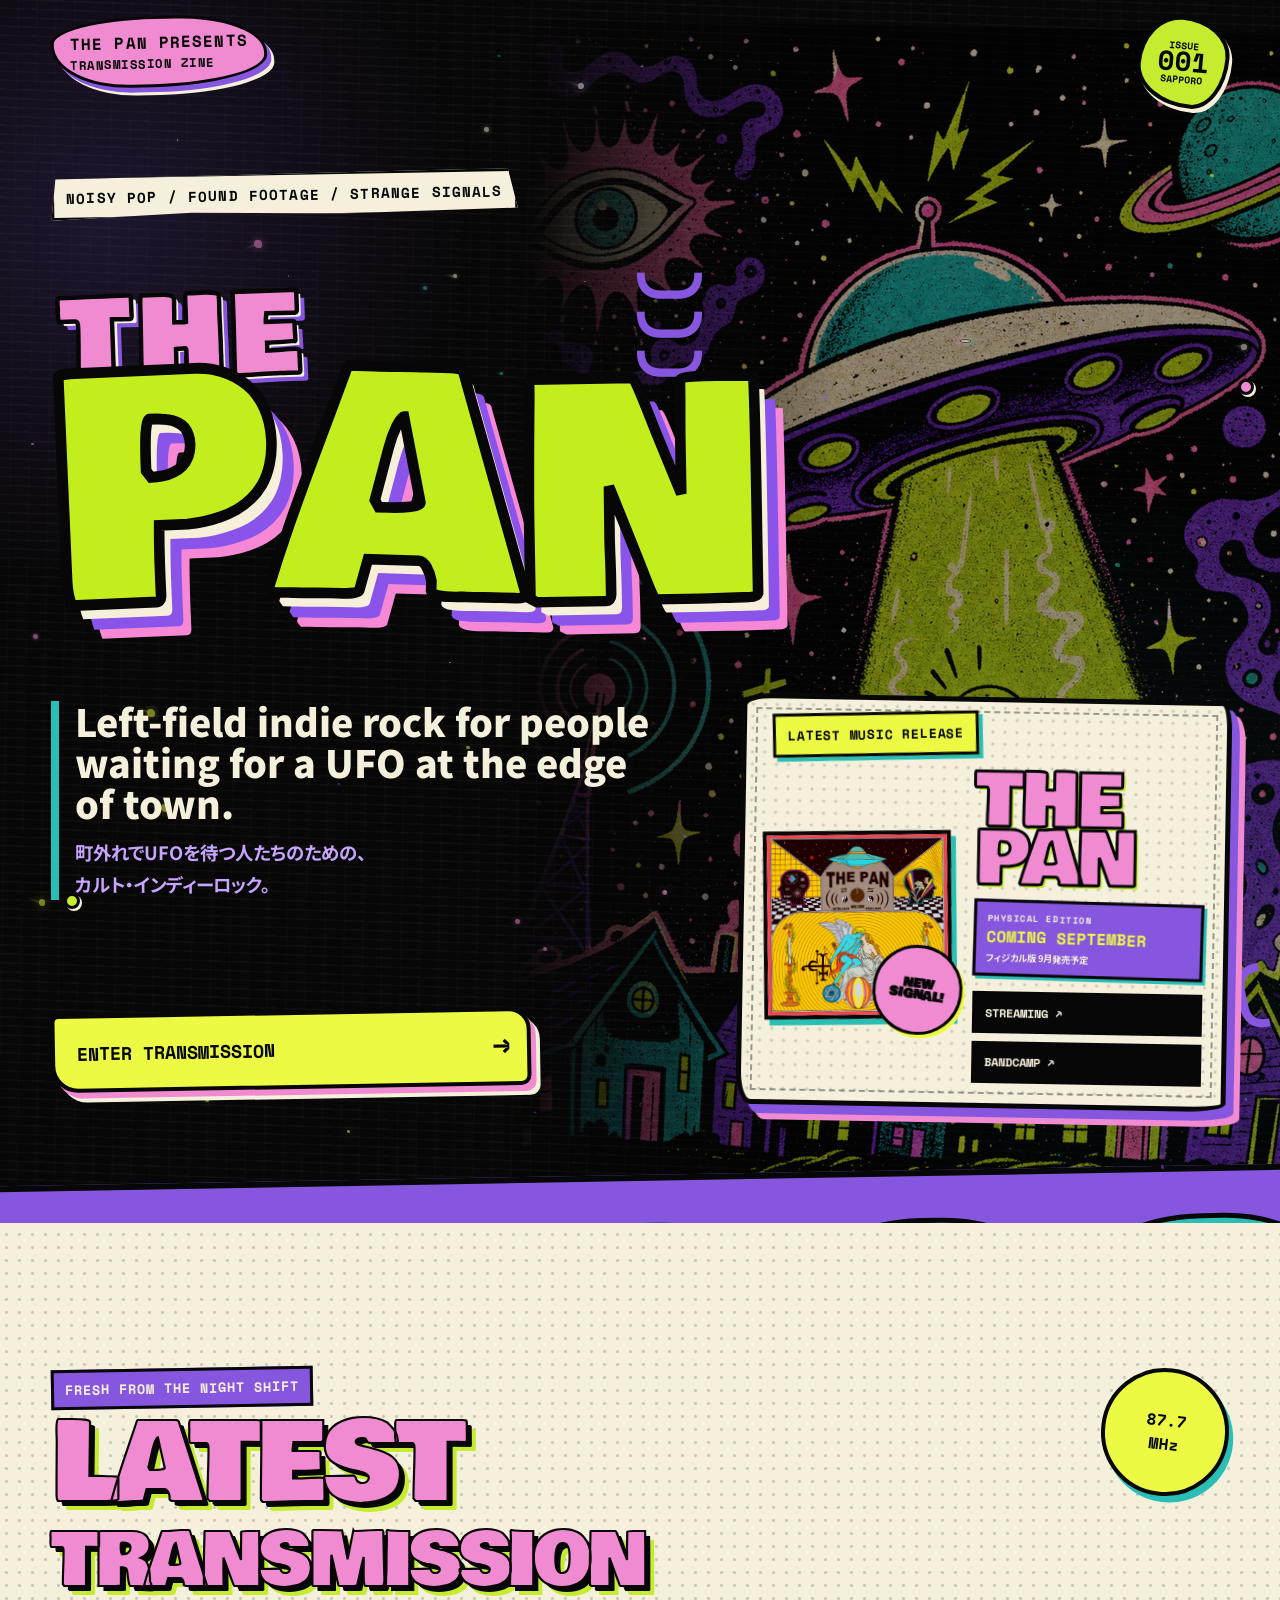
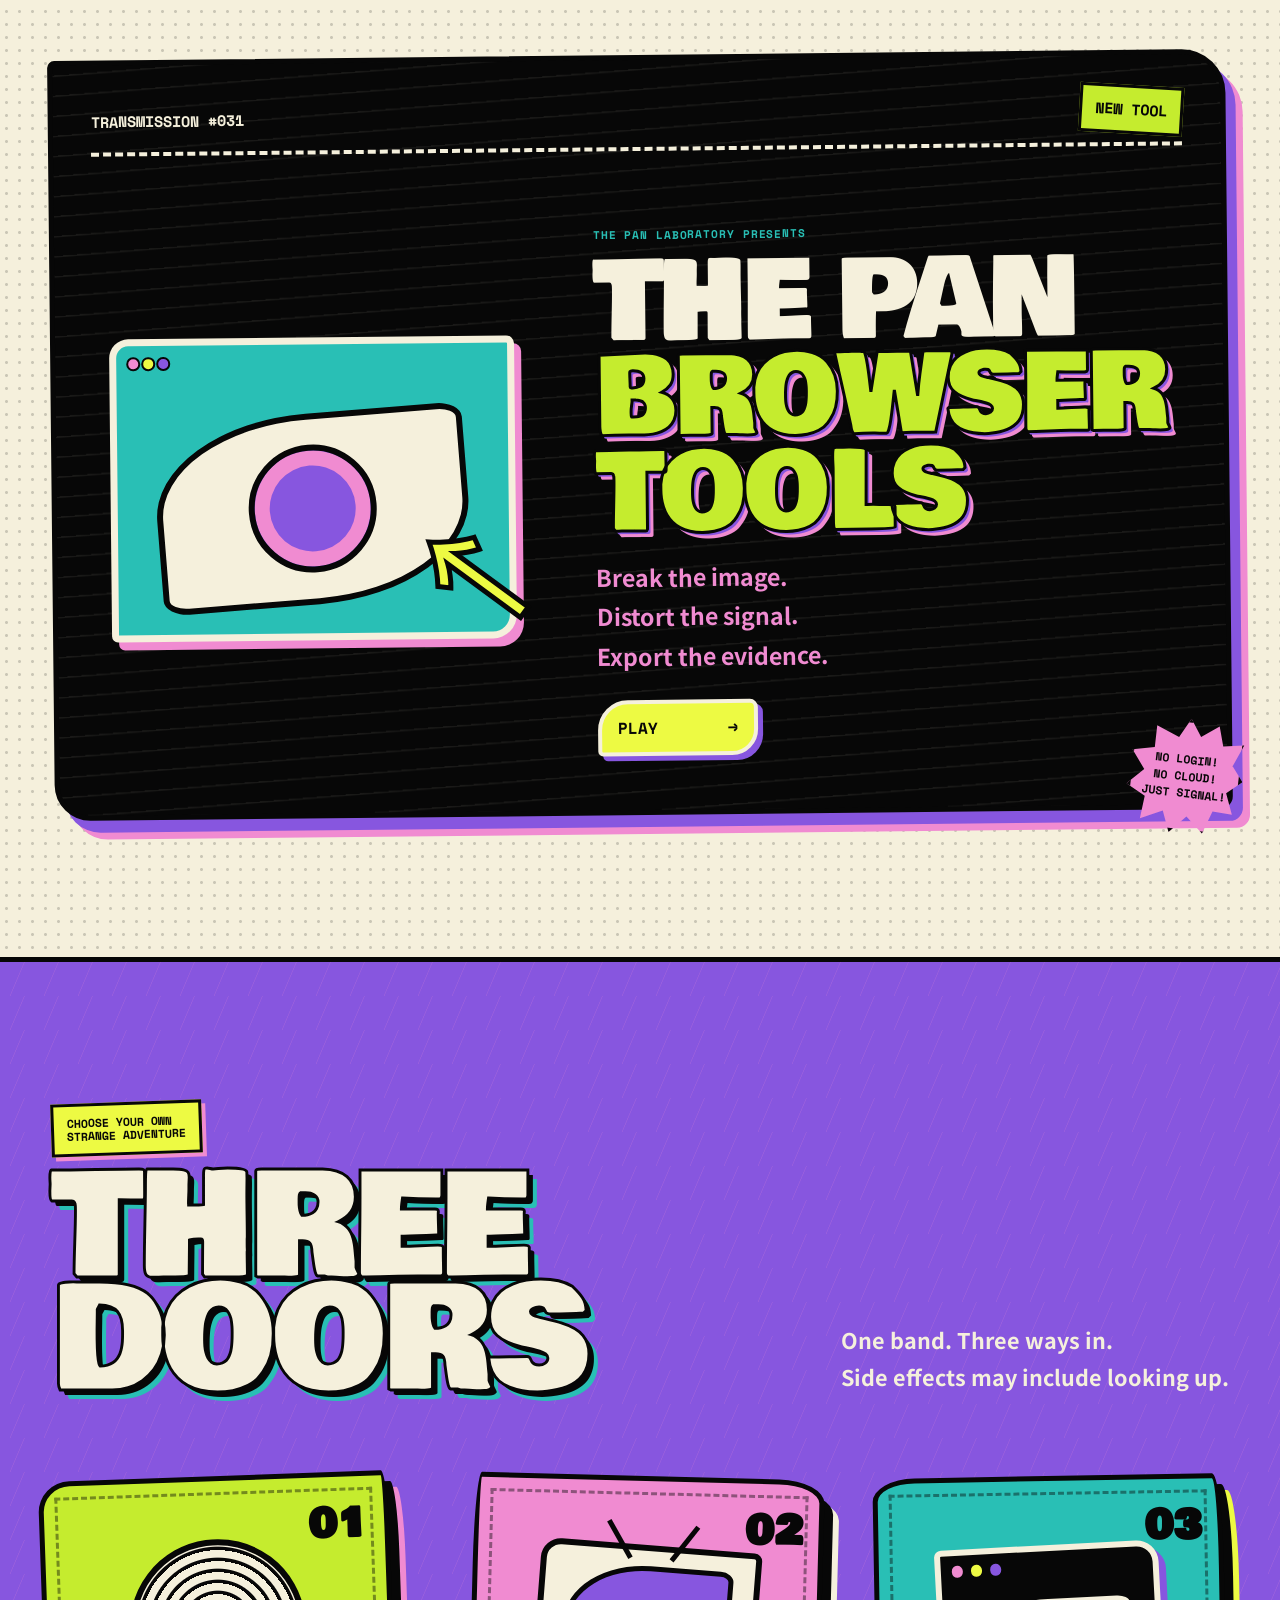
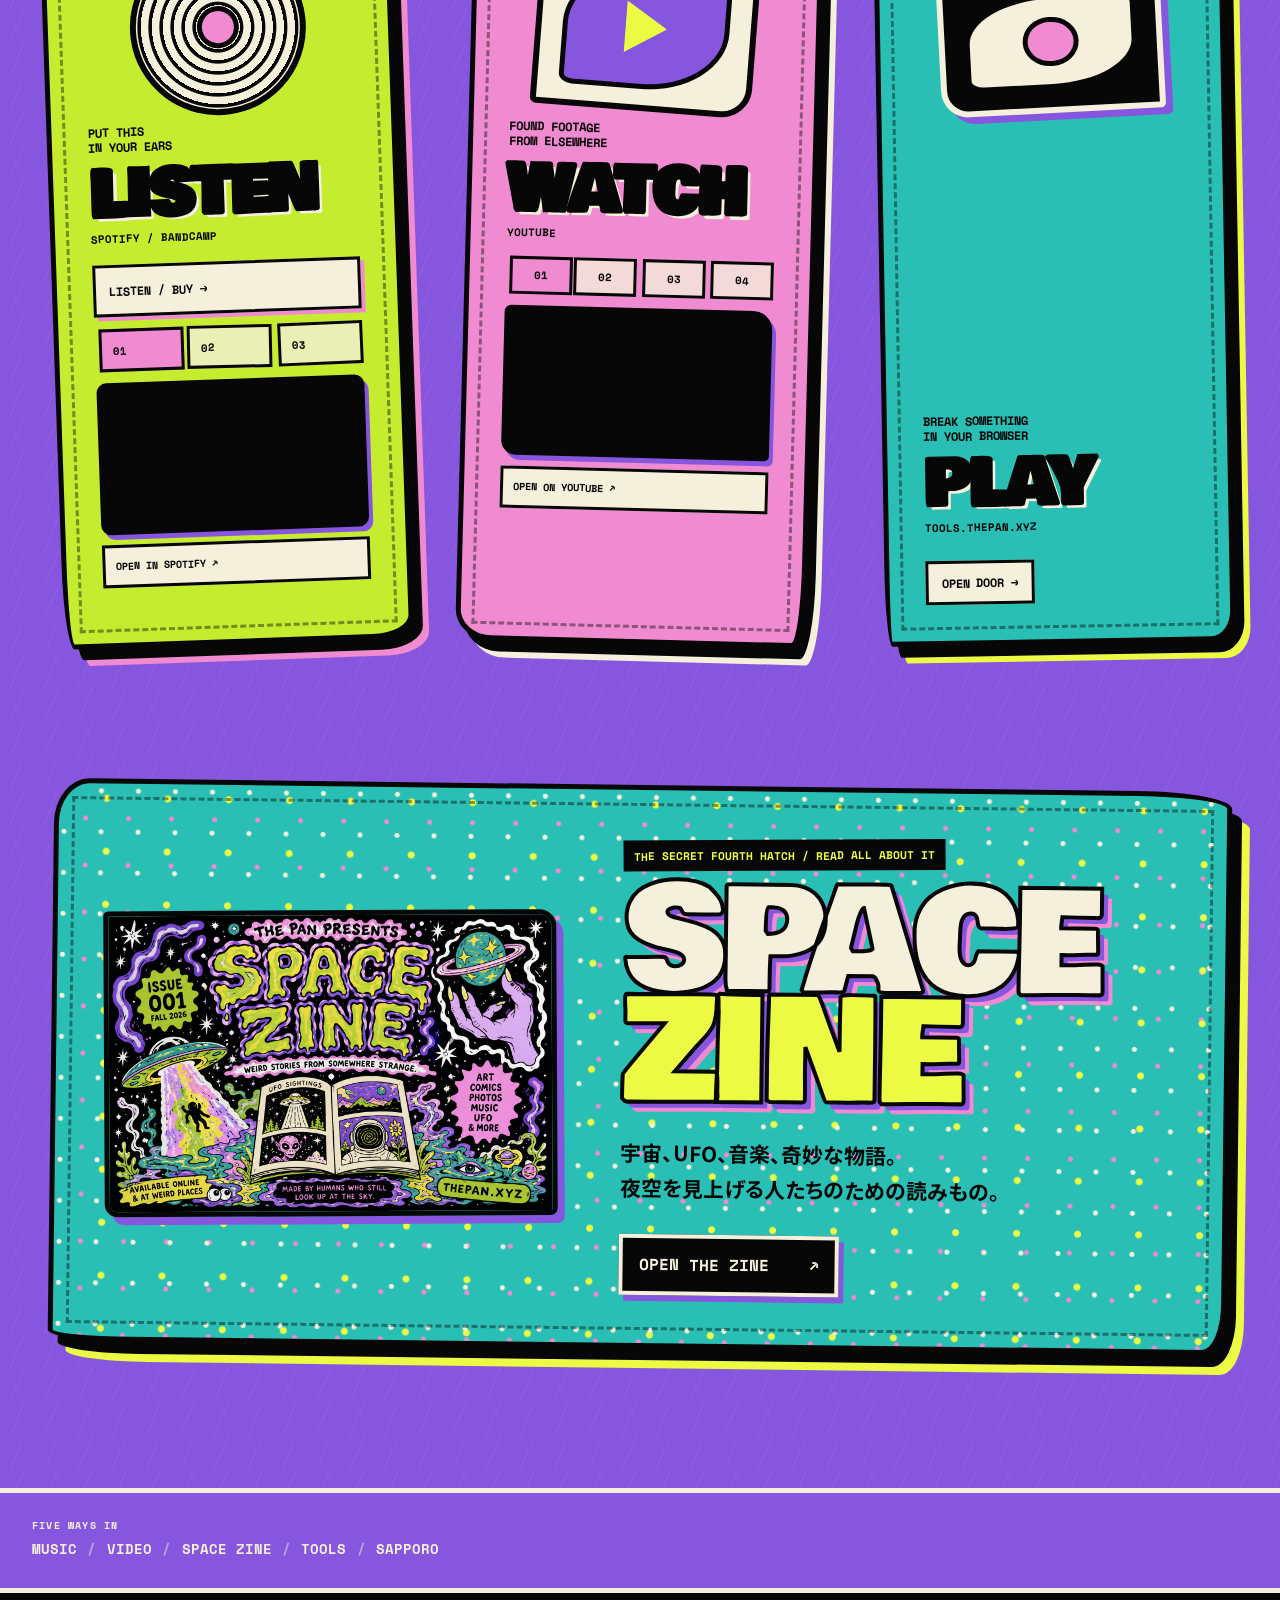
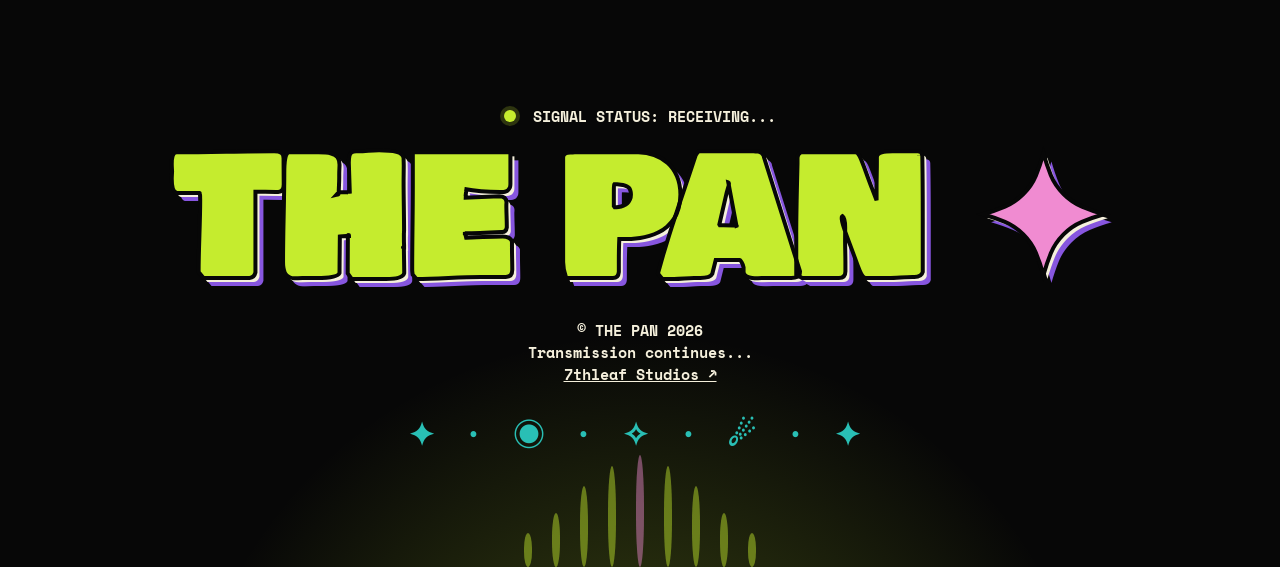
<file: index.html>
<!doctype html>
<html lang="en">
<head>
  <meta charset="utf-8">
  <meta name="viewport" content="width=device-width, initial-scale=1">
  <meta name="theme-color" content="#080808">
  <meta name="robots" content="index, follow">
  <meta name="description" content="THE PAN — left-field indie rock, moving images, and strange browser tools from Sapporo, Japan.">
  <link rel="canonical" href="https://thepan.xyz/">
  <meta property="og:type" content="website">
  <meta property="og:title" content="THE PAN — Waiting for a UFO">
  <meta property="og:description" content="Left-field indie rock for people waiting for a UFO at the edge of town.">
  <meta property="og:url" content="https://thepan.xyz/">
  <meta property="og:image" content="https://thepan.xyz/assets/space-zine-cover.png">
  <meta name="twitter:card" content="summary_large_image">
  <title>THE PAN — Sapporo Left-Field Indie Rock / PFNFA</title>
  <link rel="icon" href="data:image/svg+xml,%3Csvg xmlns='http://www.w3.org/2000/svg' viewBox='0 0 64 64'%3E%3Crect width='64' height='64' rx='14' fill='%23070707'/%3E%3Cpath d='M14 35C8 20 18 8 32 8s24 12 18 27C45 49 37 56 32 56s-13-7-18-21Z' fill='%23c5ec2e' stroke='%23f5f0dc' stroke-width='4'/%3E%3Cellipse cx='24' cy='31' rx='7' ry='4' fill='%23070707' transform='rotate(20 24 31)'/%3E%3Cellipse cx='40' cy='31' rx='7' ry='4' fill='%23070707' transform='rotate(-20 40 31)'/%3E%3C/svg%3E">
  <link rel="preconnect" href="https://fonts.googleapis.com">
  <link rel="preconnect" href="https://fonts.gstatic.com" crossorigin>
  <link href="https://fonts.googleapis.com/css2?family=Bowlby+One+SC&family=Noto+Sans+JP:wght@500;700;900&family=Space+Mono:wght@400;700&display=swap" rel="stylesheet">
  <script type="application/ld+json">
  {"@context":"https://schema.org","@graph":[
    {"@type":"WebSite","name":"THE PAN","url":"https://thepan.xyz/","description":"Left-field indie rock, moving images, and strange browser tools from Sapporo, Japan.","creator":{"@id":"https://pampasfields.com/#artist"}},
    {"@type":"CreativeWork","name":"THE PAN","url":"https://thepan.xyz/","creator":{"@id":"https://pampasfields.com/#artist"},"about":["indie rock","found footage","UFO culture","browser tools"],"sameAs":["https://pampasfields.bandcamp.com/album/the-pan-four-landscapes"]},
    {"@type":"MusicGroup","@id":"https://pampasfields.com/#artist","name":"Pampas Fields Noise Found art","alternateName":"PFNFA","url":"https://pampasfields.com/","foundingLocation":{"@type":"Place","name":"Sapporo, Hokkaido, Japan"}}
  ]}
  </script>
  <link rel="stylesheet" href="styles-v2.css">
  <script src="script.js" defer></script>
</head>
<body>
  <a class="skip-link" href="#main">Skip to transmission</a>

  <main id="main">
    <section class="hero" aria-labelledby="hero-title">
      <div class="paper-noise" aria-hidden="true"></div>
      <img class="hero-zine-backdrop" src="assets/the-pan-ufo-zine-hero.png" alt="" aria-hidden="true">
      <div class="star-field" data-hero-stars aria-hidden="true">
        <i class="orb orb-a"></i>
        <i class="orb orb-b"></i>
        <i class="signal signal-a">)))</i>
        <i class="signal signal-b">(((</i>
      </div>

      <header class="masthead">
        <a class="mini-brand" href="#main" aria-label="THE PAN home">
          <span>THE PAN PRESENTS</span>
          <strong>TRANSMISSION ZINE</strong>
        </a>
        <div class="issue-sticker" aria-label="Issue 001">
          <small>ISSUE</small>
          <b>001</b>
          <span>SAPPORO</span>
        </div>
      </header>

      <div class="hero-grid">
        <div class="hero-copy">
          <p class="eyebrow cutout">NOISY POP / FOUND FOOTAGE / STRANGE SIGNALS</p>
          <h1 id="hero-title" aria-label="THE PAN">
            <span class="title-the">THE</span>
            <span class="title-pan">
              <i>P</i><i>A</i><i>N</i>
            </span>
          </h1>
          <div class="hero-taglines">
            <p class="tagline-en">Left-field indie rock for people waiting for a UFO at the edge of town.</p>
            <p class="tagline-ja" lang="ja">町外れでUFOを待つ人たちのための、<br>カルト・インディーロック。</p>
          </div>
          <a class="transmission-button" href="#transmission">
            <span>ENTER TRANSMISSION</span>
            <b aria-hidden="true">→</b>
          </a>
        </div>

        <article class="hero-art hero-release-card" aria-label="Latest music release: THE PAN">
          <p class="hero-release-label">LATEST MUSIC RELEASE</p>
          <div class="hero-release-body">
            <div class="hero-release-art">
              <img src="assets/the-pan-subscription.png" alt="THE PAN album artwork">
              <span>NEW<br>SIGNAL!</span>
            </div>
            <div class="hero-release-copy">
              <h2>THE PAN</h2>
              <p class="hero-physical">
                <strong>PHYSICAL EDITION</strong>
                <span>COMING SEPTEMBER</span>
                <small lang="ja">フィジカル版 9月発売予定</small>
              </p>
              <div class="hero-release-links">
                <a href="https://linkco.re/c00M4tcQ" target="_blank" rel="noopener">STREAMING ↗</a>
                <a href="https://pampasfields.bandcamp.com/" target="_blank" rel="noopener">BANDCAMP ↗</a>
              </div>
            </div>
          </div>
        </article>
      </div>

      <div class="liquid-edge" aria-hidden="true">
        <span></span><span></span><span></span><span></span><span></span>
      </div>
    </section>

    <section id="transmission" class="latest reveal" aria-labelledby="latest-title">
      <div class="section-heading">
        <p>FRESH FROM THE NIGHT SHIFT</p>
        <h2 id="latest-title">LATEST<br><span class="transmission-word">TRANSMISSION</span></h2>
        <span class="frequency">87.7<br>MHz</span>
      </div>

      <article class="transmission-card">
        <div class="card-meta">
          <span>TRANSMISSION #031</span>
          <strong>NEW TOOL</strong>
        </div>
        <div class="card-content">
          <div class="browser-glyph" aria-hidden="true">
            <div class="glyph-window">
              <i></i><i></i><i></i>
              <span class="glyph-eye"><b></b></span>
            </div>
            <span class="cursor-arrow">↖</span>
          </div>
          <div class="card-copy">
            <p class="tiny-label">THE PAN LABORATORY PRESENTS</p>
            <h3>THE PAN<br><em>BROWSER TOOLS</em></h3>
            <p>Break the image.<br>Distort the signal.<br>Export the evidence.</p>
            <a href="https://tools.thepan.xyz/" target="_blank" rel="noopener">
              PLAY <span aria-hidden="true">→</span>
            </a>
          </div>
        </div>
        <p class="comic-note">NO LOGIN!<br>NO CLOUD!<br>JUST SIGNAL!</p>
      </article>
    </section>

    <section class="doors reveal" aria-labelledby="doors-title">
      <div class="doors-intro">
        <span>CHOOSE YOUR OWN<br>STRANGE ADVENTURE</span>
        <h2 id="doors-title">THREE<br>DOORS</h2>
        <p>One band. Three ways in.<br>Side effects may include looking up.</p>
      </div>

      <div class="door-grid">
        <article class="door door-listen">
          <span class="door-number">01</span>
          <div class="record-icon" aria-hidden="true"><i></i></div>
          <p>PUT THIS<br>IN YOUR EARS</p>
          <h3>LISTEN</h3>
          <small>SPOTIFY / BANDCAMP</small>
          <div class="listen-links" aria-label="Listen to THE PAN">
            <a class="door-action" href="https://linkco.re/c00M4tcQ" target="_blank" rel="noopener">LISTEN / BUY →</a>
            <div class="inline-player" data-embed-group>
              <div class="playlist-links" aria-label="Choose a Spotify playlist">
                <button class="is-active" type="button" aria-pressed="true" data-player-src="https://open.spotify.com/embed/playlist/0qGXPQCdrx0PCKbvY0scDv?utm_source=generator&amp;theme=0" data-player-title="THE PAN Spotify playlist 01" data-player-external="https://open.spotify.com/playlist/0qGXPQCdrx0PCKbvY0scDv"><span>PLAYLIST</span> 01</button>
                <button type="button" aria-pressed="false" data-player-src="https://open.spotify.com/embed/playlist/58UnHd9GOxwaOnBS2xbVgl?utm_source=generator&amp;theme=0" data-player-title="THE PAN Spotify playlist 02" data-player-external="https://open.spotify.com/playlist/58UnHd9GOxwaOnBS2xbVgl"><span>PLAYLIST</span> 02</button>
                <button type="button" aria-pressed="false" data-player-src="https://open.spotify.com/embed/playlist/634mzIz7MJlbLMeFuHqjuZ?utm_source=generator&amp;theme=0" data-player-title="THE PAN Spotify playlist 03" data-player-external="https://open.spotify.com/playlist/634mzIz7MJlbLMeFuHqjuZ"><span>PLAYLIST</span> 03</button>
              </div>
              <iframe class="spotify-embed" data-player-frame title="THE PAN Spotify playlist 01" src="https://open.spotify.com/embed/playlist/0qGXPQCdrx0PCKbvY0scDv?utm_source=generator&amp;theme=0" loading="lazy" allow="autoplay; clipboard-write; encrypted-media; fullscreen; picture-in-picture"></iframe>
              <a class="player-external" data-player-external-link href="https://open.spotify.com/playlist/0qGXPQCdrx0PCKbvY0scDv" target="_blank" rel="noopener">OPEN IN SPOTIFY ↗</a>
            </div>
          </div>
        </article>

        <article class="door door-watch">
          <span class="door-number">02</span>
          <div class="tv-icon" aria-hidden="true">
            <i></i><b></b>
          </div>
          <p>FOUND FOOTAGE<br>FROM ELSEWHERE</p>
          <h3>WATCH</h3>
          <small>YOUTUBE</small>
          <div class="inline-player watch-player" data-embed-group>
            <div class="watch-choices" aria-label="Choose a video">
              <button class="is-active" type="button" aria-pressed="true" data-player-src="https://www.youtube-nocookie.com/embed/SyL3JaAK7i8?rel=0" data-player-title="THE PAN video chapter 01" data-player-external="https://youtu.be/SyL3JaAK7i8">01</button>
              <button type="button" aria-pressed="false" data-player-src="https://www.youtube-nocookie.com/embed/ycGe8IiSw8I?rel=0" data-player-title="THE PAN video chapter 02" data-player-external="https://youtu.be/ycGe8IiSw8I">02</button>
              <button type="button" aria-pressed="false" data-player-src="https://www.youtube-nocookie.com/embed/chnqMhYl0W4?rel=0" data-player-title="THE PAN video chapter 03" data-player-external="https://youtu.be/chnqMhYl0W4">03</button>
              <button type="button" aria-pressed="false" data-player-src="https://www.youtube-nocookie.com/embed/1vRoQPvQcUY?rel=0" data-player-title="THE PAN video chapter 04" data-player-external="https://youtu.be/1vRoQPvQcUY">04</button>
            </div>
            <div class="youtube-frame">
              <iframe data-player-frame title="THE PAN video chapter 01" src="https://www.youtube-nocookie.com/embed/SyL3JaAK7i8?rel=0" loading="lazy" allow="accelerometer; autoplay; clipboard-write; encrypted-media; gyroscope; picture-in-picture; web-share" allowfullscreen></iframe>
            </div>
            <a class="player-external" data-player-external-link href="https://youtu.be/SyL3JaAK7i8" target="_blank" rel="noopener">OPEN ON YOUTUBE ↗</a>
          </div>
        </article>

        <a class="door door-play" href="https://tools.thepan.xyz/" target="_blank" rel="noopener">
          <span class="door-number">03</span>
          <div class="browser-icon" aria-hidden="true">
            <span></span><i></i>
          </div>
          <p>BREAK SOMETHING<br>IN YOUR BROWSER</p>
          <h3>PLAY</h3>
          <small>TOOLS.THEPAN.XYZ</small>
          <b>OPEN DOOR →</b>
        </a>
      </div>

      <article class="space-zine-card">
        <div class="zine-visual">
          <img src="assets/space-zine-cover.png" alt="THE PAN presents SPACE ZINE — weird stories from somewhere strange">
        </div>
        <div class="zine-copy">
          <p>THE SECRET FOURTH HATCH / READ ALL ABOUT IT</p>
          <h2>SPACE<br><span>ZINE</span></h2>
          <p class="zine-description">宇宙、UFO、音楽、奇妙な物語。<br>夜空を見上げる人たちのための読みもの。</p>
          <a href="https://note.com/wonderland_oyaji" target="_blank" rel="noopener">
            OPEN THE ZINE <span aria-hidden="true">↗</span>
          </a>
        </div>
      </article>
    </section>
    <section class="signal-index reveal" aria-labelledby="signal-index-title">
      <div class="signal-index-inner">
        <h2 id="signal-index-title">FIVE WAYS IN</h2>
        <nav class="signal-index-links" aria-label="Explore THE PAN">
          <a href="/discover/the-pan-music/">MUSIC</a>
          <span aria-hidden="true">/</span>
          <a href="/discover/the-pan-videos/">VIDEO</a>
          <span aria-hidden="true">/</span>
          <a href="/discover/space-zine/">SPACE ZINE</a>
          <span aria-hidden="true">/</span>
          <a href="/discover/browser-tools/">TOOLS</a>
          <span aria-hidden="true">/</span>
          <a href="/discover/sapporo-psychedelic-indie/">SAPPORO</a>
        </nav>
      </div>
    </section>
  </main>

  <footer class="footer reveal">
    <div class="footer-signal" aria-hidden="true">
      <i></i><i></i><i></i><i></i><i></i><i></i><i></i><i></i><i></i>
    </div>
    <p><span class="status-dot"></span> SIGNAL STATUS: <strong>RECEIVING...</strong></p>
    <p class="footer-logo">THE PAN <span>✦</span></p>
    <p>© THE PAN <span data-year></span><br>Transmission continues...<br><a href="https://7thleaf.xyz/">7thleaf Studios ↗</a></p>
    <div class="footer-stars" aria-hidden="true">✦ · ◉ · ✧ · ☄ · ✦</div>
  </footer>
</body>
</html>
</file>
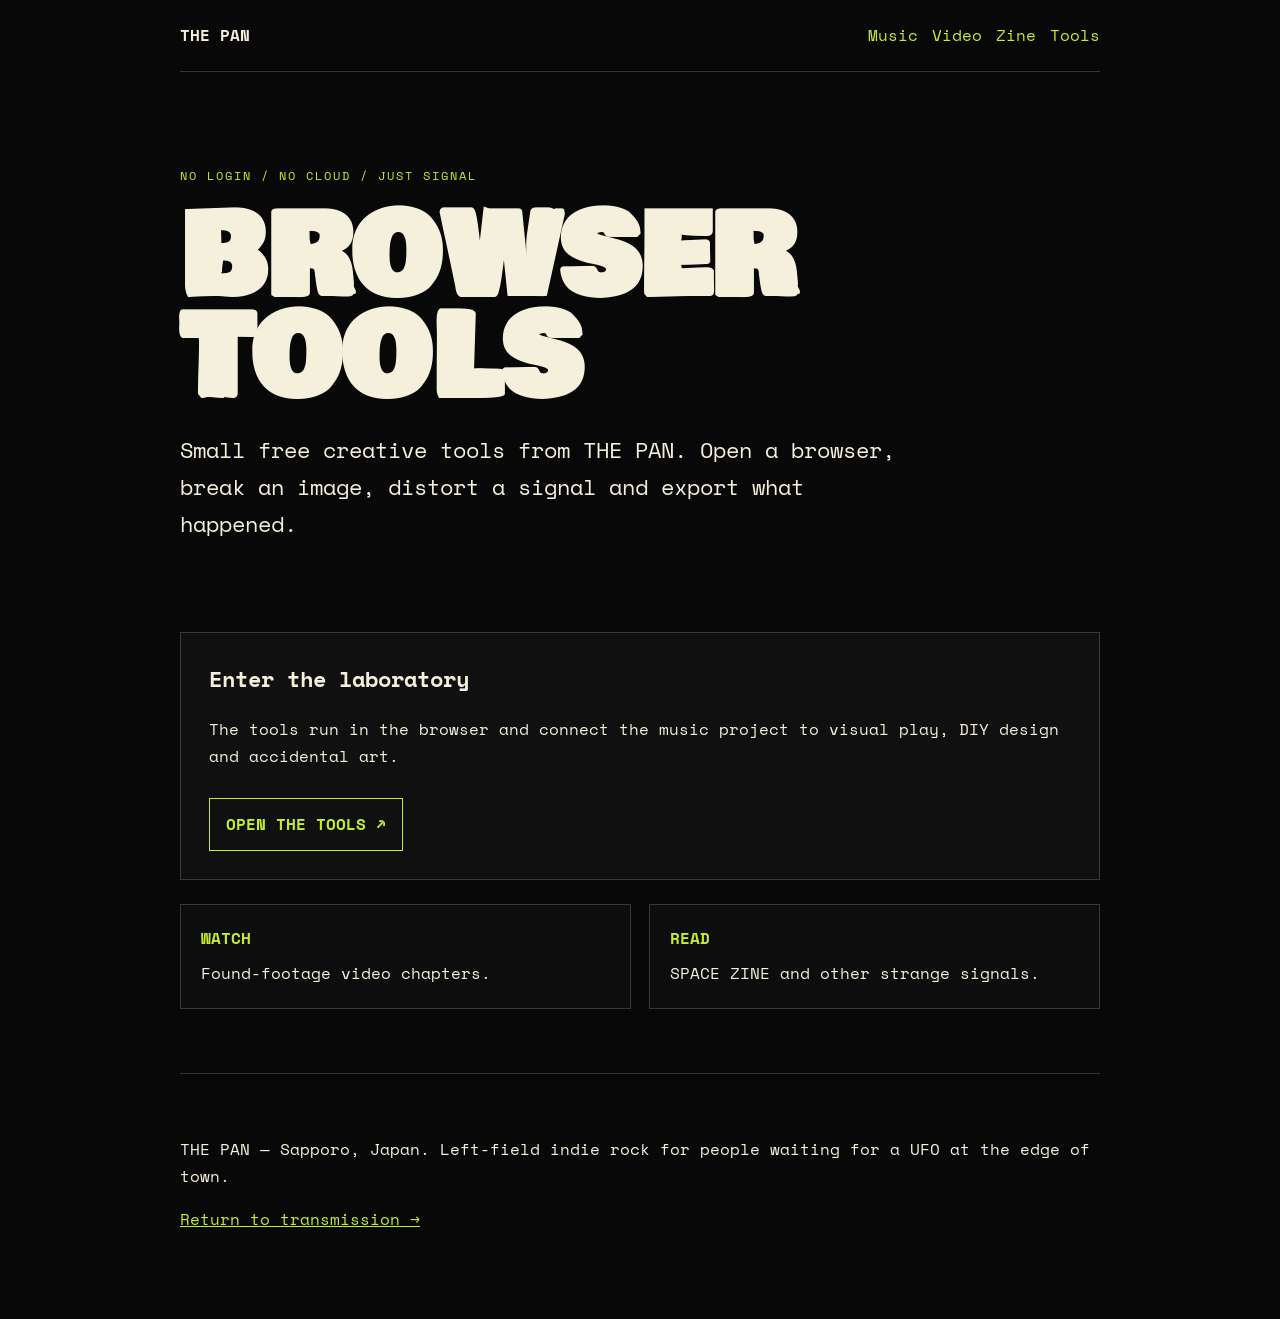
<file: discover/browser-tools/index.html>
<!doctype html>
<html lang="en"><head><meta charset="utf-8"><meta name="viewport" content="width=device-width,initial-scale=1">
<meta name="theme-color" content="#080808"><meta name="robots" content="index, follow">
<title>THE PAN Browser Tools — free creative tools</title><meta name="description" content="Free browser-based visual tools from THE PAN. Distort images, break signals and export the evidence without login or cloud storage."><link rel="canonical" href="https://thepan.xyz/discover/browser-tools/">
<meta property="og:type" content="website"><meta property="og:title" content="THE PAN Browser Tools — free creative tools"><meta property="og:description" content="Free browser-based visual tools from THE PAN. Distort images, break signals and export the evidence without login or cloud storage.">
<meta property="og:url" content="https://thepan.xyz/discover/browser-tools/"><meta property="og:image" content="https://thepan.xyz/assets/space-zine-cover.png"><meta name="twitter:card" content="summary_large_image">
<link rel="preconnect" href="https://fonts.googleapis.com"><link rel="preconnect" href="https://fonts.gstatic.com" crossorigin>
<link href="https://fonts.googleapis.com/css2?family=Bowlby+One+SC&family=Space+Mono:wght@400;700&display=swap" rel="stylesheet">
<link rel="stylesheet" href="/signal-pages.css"><script src="/script.js" defer></script></head><body><div class="wrap"><header class="top"><a class="brand" href="/">THE PAN</a><nav class="nav"><a href="/discover/the-pan-music/">Music</a><a href="/discover/the-pan-videos/">Video</a><a href="/discover/space-zine/">Zine</a><a href="/discover/browser-tools/">Tools</a></nav></header><main><section class="hero"><p class="eyebrow">NO LOGIN / NO CLOUD / JUST SIGNAL</p><h1>BROWSER<br>TOOLS</h1><p class="lede">Small free creative tools from THE PAN. Open a browser, break an image, distort a signal and export what happened.</p></section><section class="panel"><h2>Enter the laboratory</h2><p>The tools run in the browser and connect the music project to visual play, DIY design and accidental art.</p><a class="cta" href="https://tools.thepan.xyz/" target="_blank" rel="noopener">OPEN THE TOOLS ↗</a></section><section class="grid"><a class="card" href="/discover/the-pan-videos/"><b>WATCH</b>Found-footage video chapters.</a><a class="card" href="/discover/space-zine/"><b>READ</b>SPACE ZINE and other strange signals.</a></section></main><footer class="footer"><p>THE PAN — Sapporo, Japan. Left-field indie rock for people waiting for a UFO at the edge of town.</p><p><a href="/">Return to transmission →</a></p></footer></div></body></html>
</file>
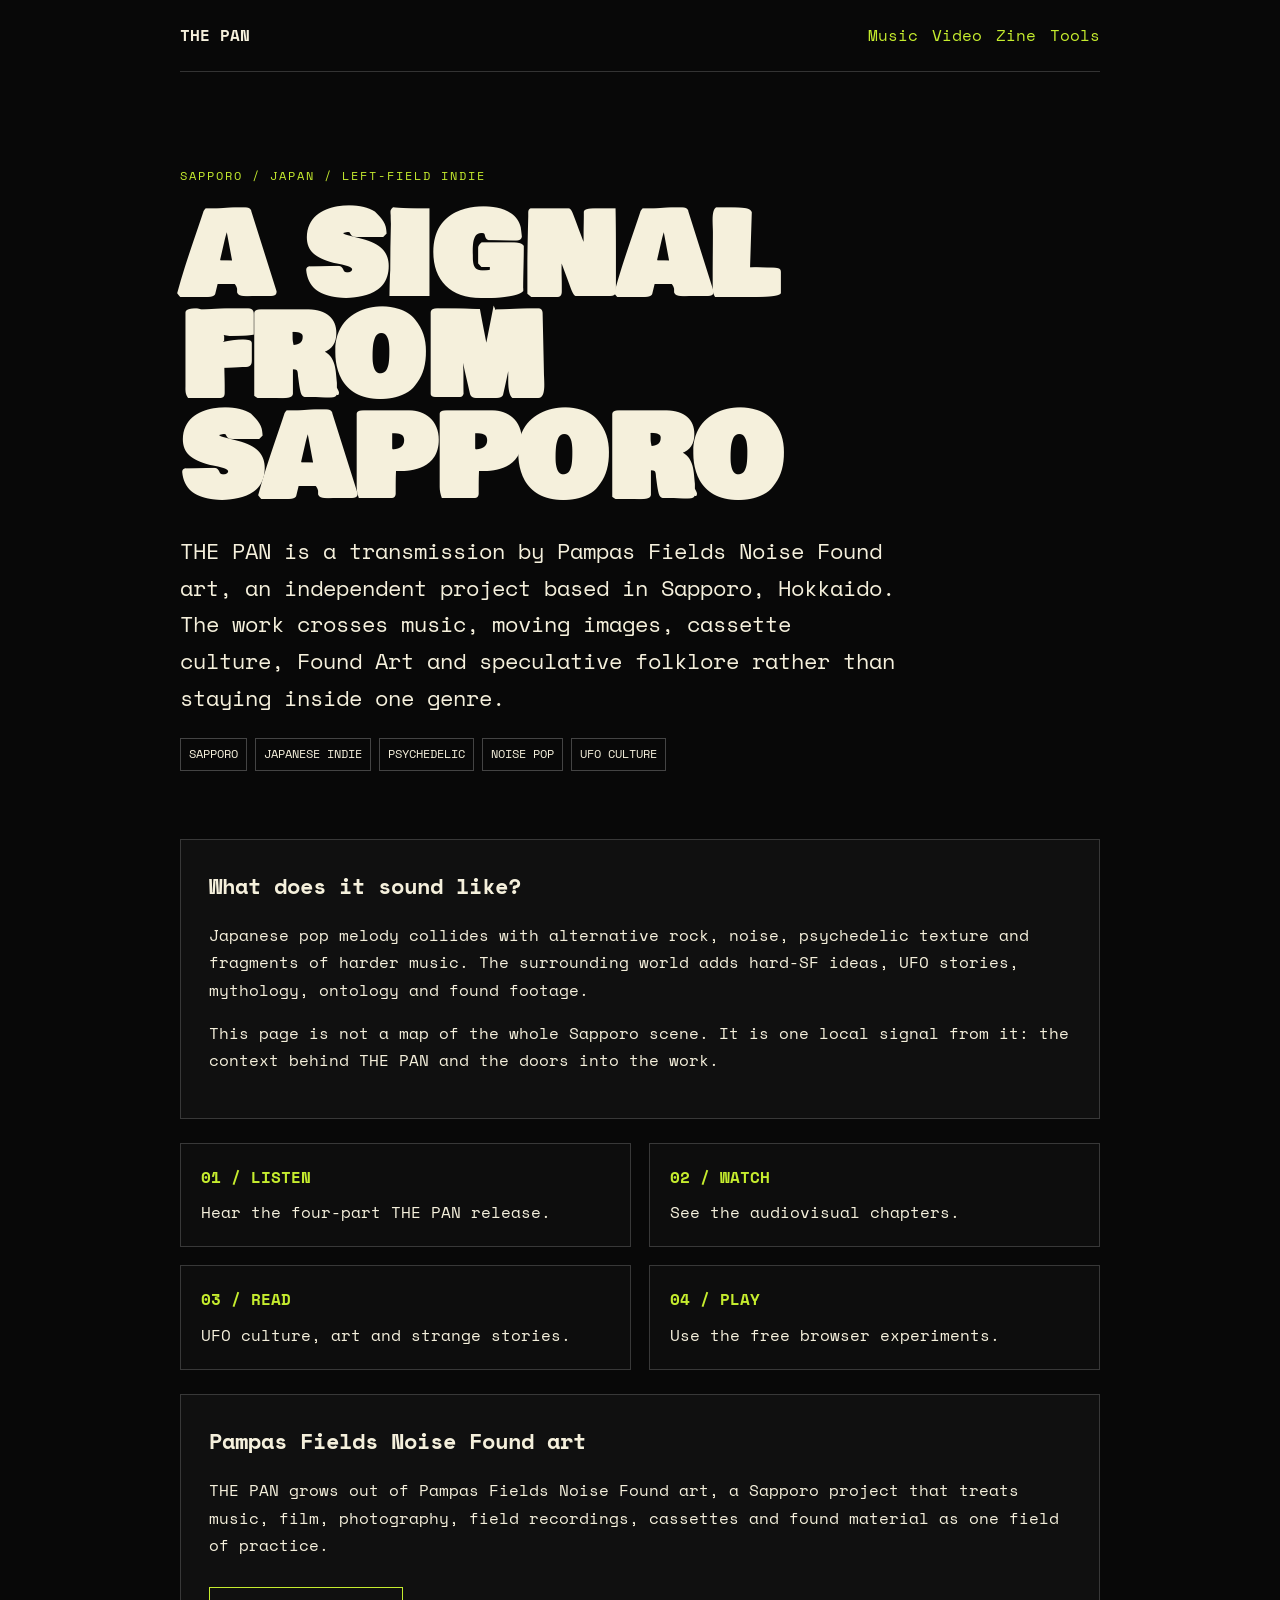
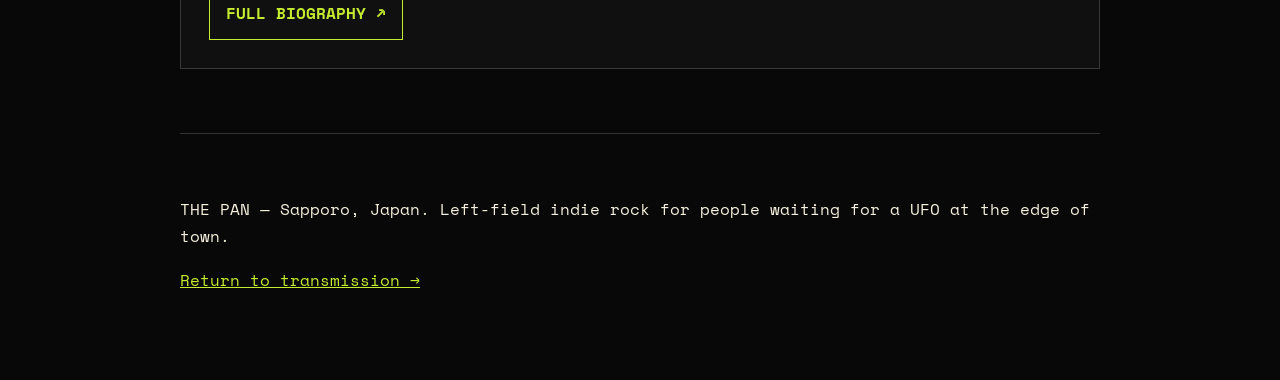
<file: discover/sapporo-psychedelic-indie/index.html>
<!doctype html>
<html lang="en"><head><meta charset="utf-8"><meta name="viewport" content="width=device-width,initial-scale=1">
<meta name="theme-color" content="#080808"><meta name="robots" content="index, follow">
<title>THE PAN from Sapporo — psychedelic indie rock, noise pop and UFO folklore</title><meta name="description" content="Meet THE PAN from Sapporo, Japan: a left-field indie project connecting noisy pop, psychedelic fiction, found footage, cassette culture and UFO folklore."><link rel="canonical" href="https://thepan.xyz/discover/sapporo-psychedelic-indie/">
<meta property="og:type" content="website"><meta property="og:title" content="THE PAN from Sapporo — psychedelic indie rock, noise pop and UFO folklore"><meta property="og:description" content="Meet THE PAN from Sapporo, Japan: a left-field indie project connecting noisy pop, psychedelic fiction, found footage, cassette culture and UFO folklore.">
<meta property="og:url" content="https://thepan.xyz/discover/sapporo-psychedelic-indie/"><meta property="og:image" content="https://thepan.xyz/assets/space-zine-cover.png"><meta name="twitter:card" content="summary_large_image">
<link rel="preconnect" href="https://fonts.googleapis.com"><link rel="preconnect" href="https://fonts.gstatic.com" crossorigin>
<link href="https://fonts.googleapis.com/css2?family=Bowlby+One+SC&family=Space+Mono:wght@400;700&display=swap" rel="stylesheet">
<link rel="stylesheet" href="/signal-pages.css"><script src="/script.js" defer></script></head><body><div class="wrap"><header class="top"><a class="brand" href="/">THE PAN</a><nav class="nav"><a href="/discover/the-pan-music/">Music</a><a href="/discover/the-pan-videos/">Video</a><a href="/discover/space-zine/">Zine</a><a href="/discover/browser-tools/">Tools</a></nav></header><main><section class="hero"><p class="eyebrow">SAPPORO / JAPAN / LEFT-FIELD INDIE</p><h1>A SIGNAL<br>FROM SAPPORO</h1><p class="lede">THE PAN is a transmission by Pampas Fields Noise Found art, an independent project based in Sapporo, Hokkaido. The work crosses music, moving images, cassette culture, Found Art and speculative folklore rather than staying inside one genre.</p><div class="chips"><span>SAPPORO</span><span>JAPANESE INDIE</span><span>PSYCHEDELIC</span><span>NOISE POP</span><span>UFO CULTURE</span></div></section><section class="panel"><h2>What does it sound like?</h2><p>Japanese pop melody collides with alternative rock, noise, psychedelic texture and fragments of harder music. The surrounding world adds hard-SF ideas, UFO stories, mythology, ontology and found footage.</p><p>This page is not a map of the whole Sapporo scene. It is one local signal from it: the context behind THE PAN and the doors into the work.</p></section><section class="grid"><a class="card" href="/discover/the-pan-music/"><b>01 / LISTEN</b>Hear the four-part THE PAN release.</a><a class="card" href="/discover/the-pan-videos/"><b>02 / WATCH</b>See the audiovisual chapters.</a><a class="card" href="/discover/space-zine/"><b>03 / READ</b>UFO culture, art and strange stories.</a><a class="card" href="/discover/browser-tools/"><b>04 / PLAY</b>Use the free browser experiments.</a></section><section class="panel"><h2>Pampas Fields Noise Found art</h2><p>THE PAN grows out of Pampas Fields Noise Found art, a Sapporo project that treats music, film, photography, field recordings, cassettes and found material as one field of practice.</p><a class="cta" href="https://pampasfields.com/biography/" target="_blank" rel="noopener">FULL BIOGRAPHY ↗</a></section></main><footer class="footer"><p>THE PAN — Sapporo, Japan. Left-field indie rock for people waiting for a UFO at the edge of town.</p><p><a href="/">Return to transmission →</a></p></footer></div></body></html>
</file>
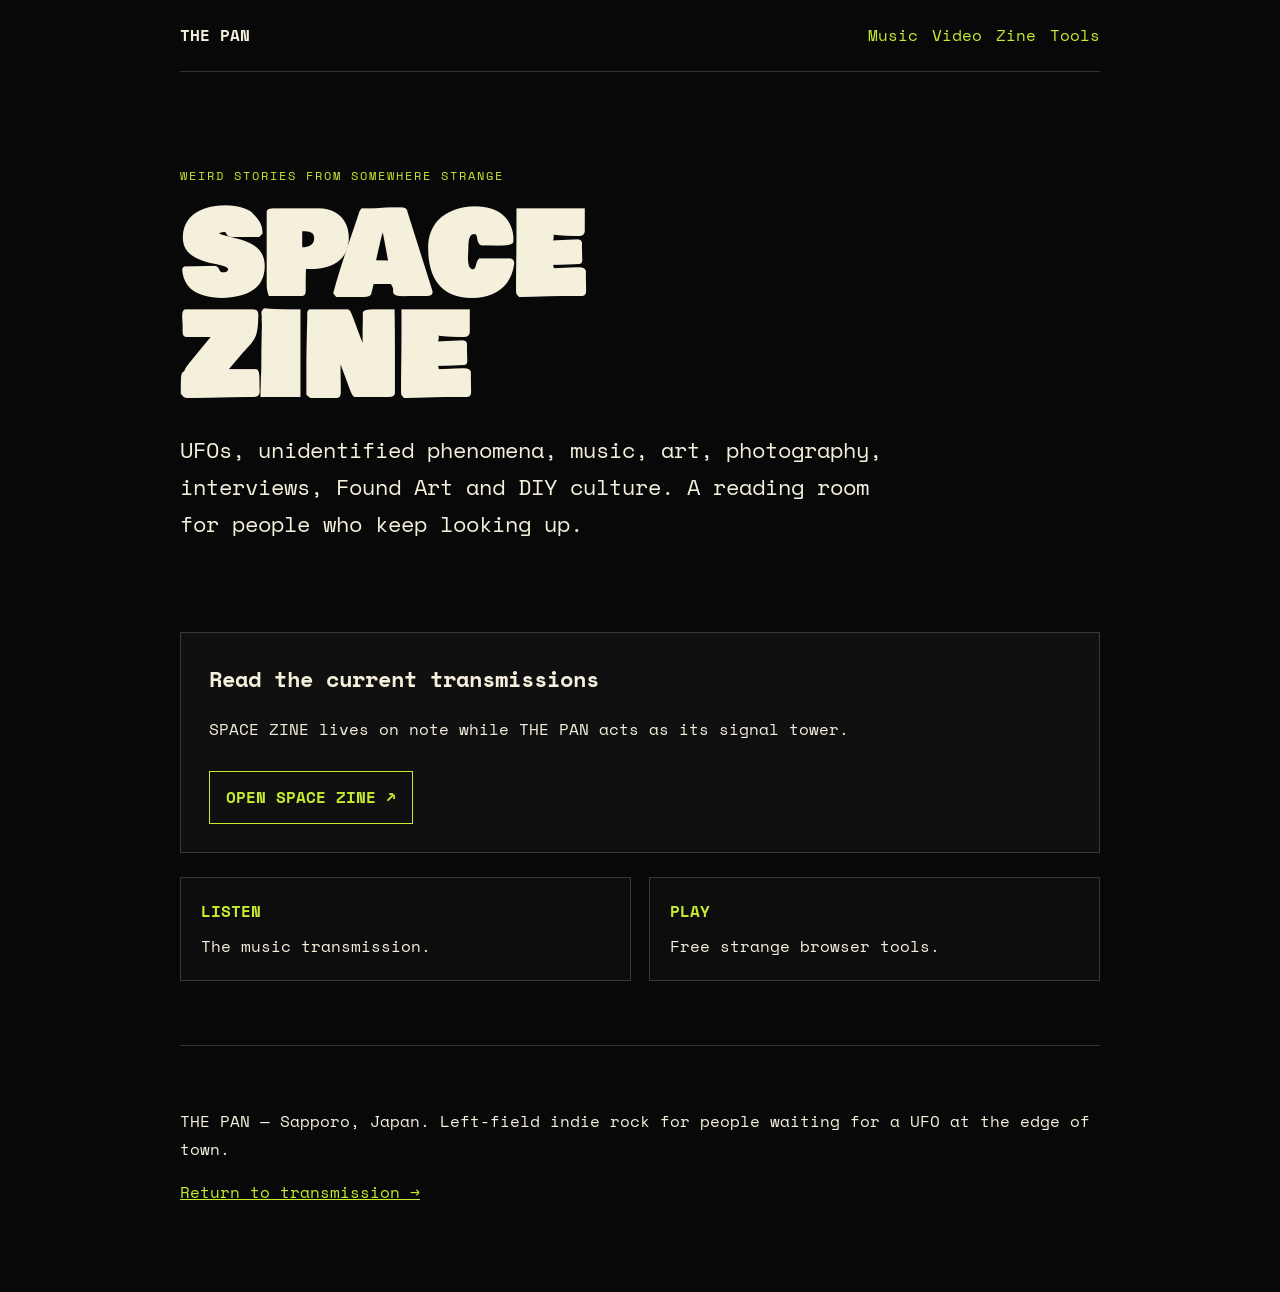
<file: discover/space-zine/index.html>
<!doctype html>
<html lang="en"><head><meta charset="utf-8"><meta name="viewport" content="width=device-width,initial-scale=1">
<meta name="theme-color" content="#080808"><meta name="robots" content="index, follow">
<title>SPACE ZINE by THE PAN — UFOs, music and weird stories</title><meta name="description" content="SPACE ZINE is THE PAN's reading room for UFO culture, music, art, photographs and weird stories from somewhere strange."><link rel="canonical" href="https://thepan.xyz/discover/space-zine/">
<meta property="og:type" content="website"><meta property="og:title" content="SPACE ZINE by THE PAN — UFOs, music and weird stories"><meta property="og:description" content="SPACE ZINE is THE PAN's reading room for UFO culture, music, art, photographs and weird stories from somewhere strange.">
<meta property="og:url" content="https://thepan.xyz/discover/space-zine/"><meta property="og:image" content="https://thepan.xyz/assets/space-zine-cover.png"><meta name="twitter:card" content="summary_large_image">
<link rel="preconnect" href="https://fonts.googleapis.com"><link rel="preconnect" href="https://fonts.gstatic.com" crossorigin>
<link href="https://fonts.googleapis.com/css2?family=Bowlby+One+SC&family=Space+Mono:wght@400;700&display=swap" rel="stylesheet">
<link rel="stylesheet" href="/signal-pages.css"><script src="/script.js" defer></script></head><body><div class="wrap"><header class="top"><a class="brand" href="/">THE PAN</a><nav class="nav"><a href="/discover/the-pan-music/">Music</a><a href="/discover/the-pan-videos/">Video</a><a href="/discover/space-zine/">Zine</a><a href="/discover/browser-tools/">Tools</a></nav></header><main><section class="hero"><p class="eyebrow">WEIRD STORIES FROM SOMEWHERE STRANGE</p><h1>SPACE<br>ZINE</h1><p class="lede">UFOs, unidentified phenomena, music, art, photography, interviews, Found Art and DIY culture. A reading room for people who keep looking up.</p></section><section class="panel"><h2>Read the current transmissions</h2><p>SPACE ZINE lives on note while THE PAN acts as its signal tower.</p><a class="cta" href="https://note.com/wonderland_oyaji" target="_blank" rel="noopener">OPEN SPACE ZINE ↗</a></section><section class="grid"><a class="card" href="/discover/the-pan-music/"><b>LISTEN</b>The music transmission.</a><a class="card" href="/discover/browser-tools/"><b>PLAY</b>Free strange browser tools.</a></section></main><footer class="footer"><p>THE PAN — Sapporo, Japan. Left-field indie rock for people waiting for a UFO at the edge of town.</p><p><a href="/">Return to transmission →</a></p></footer></div></body></html>
</file>
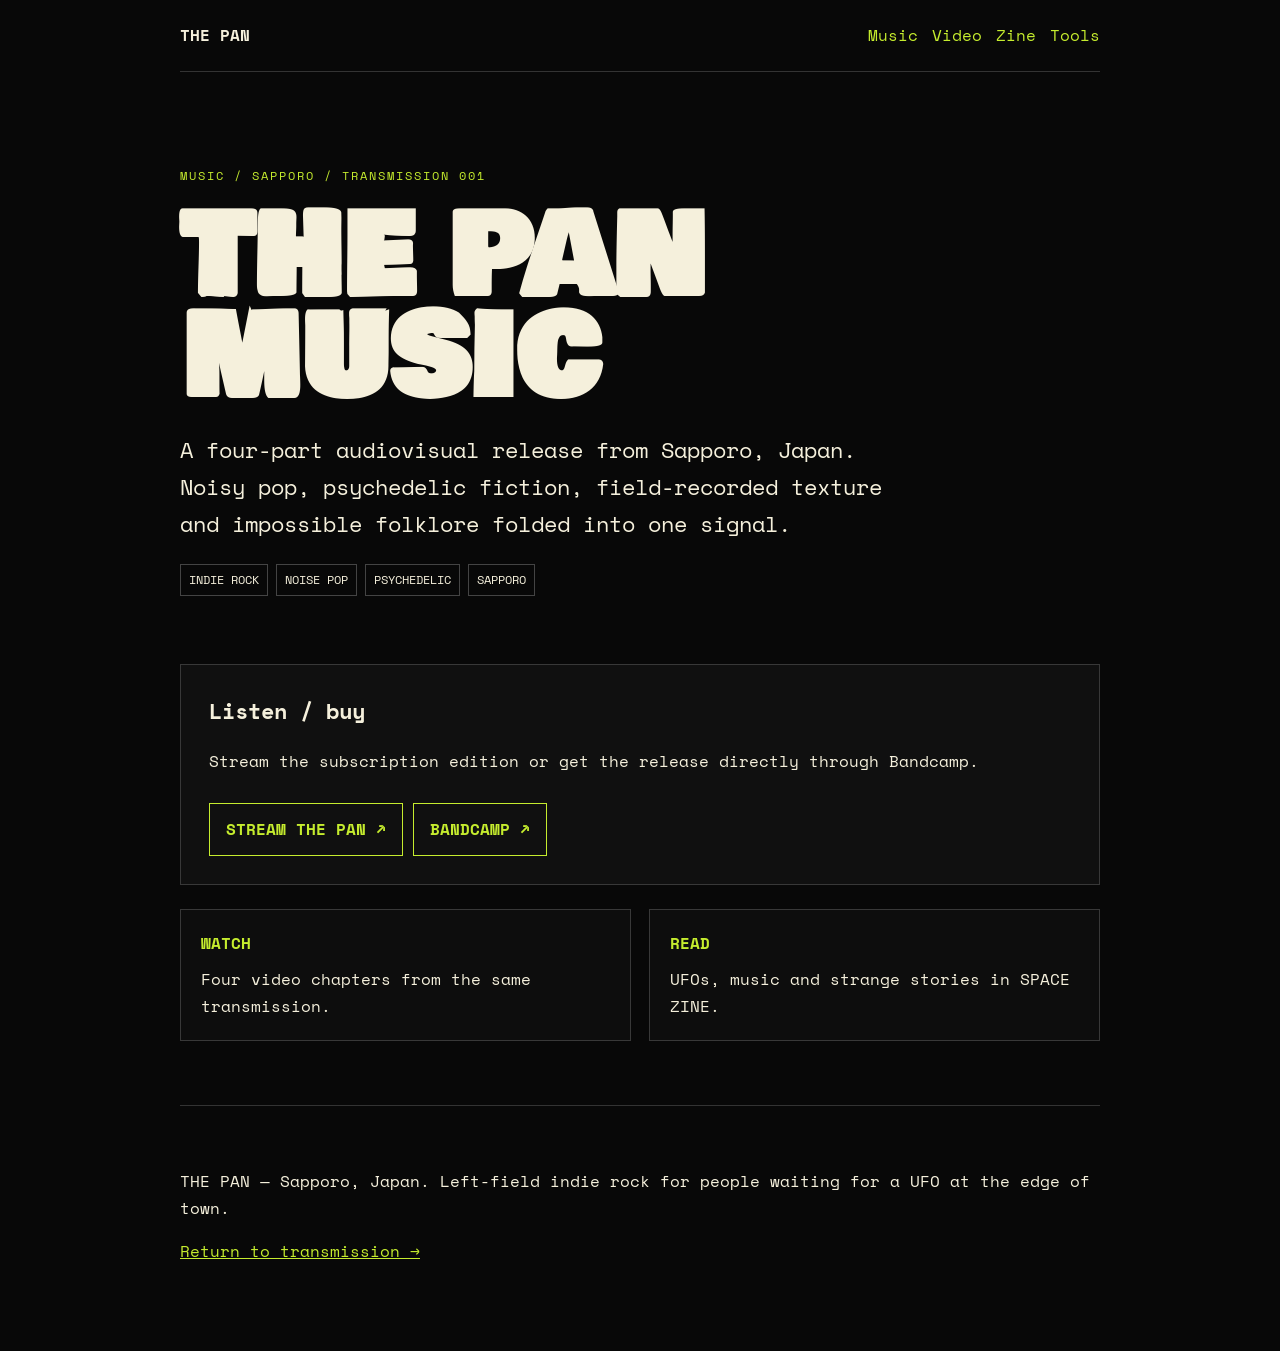
<file: discover/the-pan-music/index.html>
<!doctype html>
<html lang="en"><head><meta charset="utf-8"><meta name="viewport" content="width=device-width,initial-scale=1">
<meta name="theme-color" content="#080808"><meta name="robots" content="index, follow">
<title>THE PAN Music — Sapporo left-field indie rock</title><meta name="description" content="Listen to THE PAN, a four-part audiovisual release from Sapporo mixing noisy pop, psychedelic fiction, found footage and impossible folklore."><link rel="canonical" href="https://thepan.xyz/discover/the-pan-music/">
<meta property="og:type" content="website"><meta property="og:title" content="THE PAN Music — Sapporo left-field indie rock"><meta property="og:description" content="Listen to THE PAN, a four-part audiovisual release from Sapporo mixing noisy pop, psychedelic fiction, found footage and impossible folklore.">
<meta property="og:url" content="https://thepan.xyz/discover/the-pan-music/"><meta property="og:image" content="https://thepan.xyz/assets/space-zine-cover.png"><meta name="twitter:card" content="summary_large_image">
<link rel="preconnect" href="https://fonts.googleapis.com"><link rel="preconnect" href="https://fonts.gstatic.com" crossorigin>
<link href="https://fonts.googleapis.com/css2?family=Bowlby+One+SC&family=Space+Mono:wght@400;700&display=swap" rel="stylesheet">
<link rel="stylesheet" href="/signal-pages.css"><script src="/script.js" defer></script></head><body><div class="wrap"><header class="top"><a class="brand" href="/">THE PAN</a><nav class="nav"><a href="/discover/the-pan-music/">Music</a><a href="/discover/the-pan-videos/">Video</a><a href="/discover/space-zine/">Zine</a><a href="/discover/browser-tools/">Tools</a></nav></header><main><section class="hero"><p class="eyebrow">MUSIC / SAPPORO / TRANSMISSION 001</p><h1>THE PAN<br>MUSIC</h1><p class="lede">A four-part audiovisual release from Sapporo, Japan. Noisy pop, psychedelic fiction, field-recorded texture and impossible folklore folded into one signal.</p><div class="chips"><span>INDIE ROCK</span><span>NOISE POP</span><span>PSYCHEDELIC</span><span>SAPPORO</span></div></section><section class="panel"><h2>Listen / buy</h2><p>Stream the subscription edition or get the release directly through Bandcamp.</p><a class="cta" href="https://linkco.re/c00M4tcQ" target="_blank" rel="noopener">STREAM THE PAN ↗</a> <a class="cta" href="https://pampasfields.bandcamp.com/album/the-pan-four-landscapes" target="_blank" rel="noopener">BANDCAMP ↗</a></section><section class="grid"><a class="card" href="/discover/the-pan-videos/"><b>WATCH</b>Four video chapters from the same transmission.</a><a class="card" href="/discover/space-zine/"><b>READ</b>UFOs, music and strange stories in SPACE ZINE.</a></section></main><footer class="footer"><p>THE PAN — Sapporo, Japan. Left-field indie rock for people waiting for a UFO at the edge of town.</p><p><a href="/">Return to transmission →</a></p></footer></div></body></html>
</file>
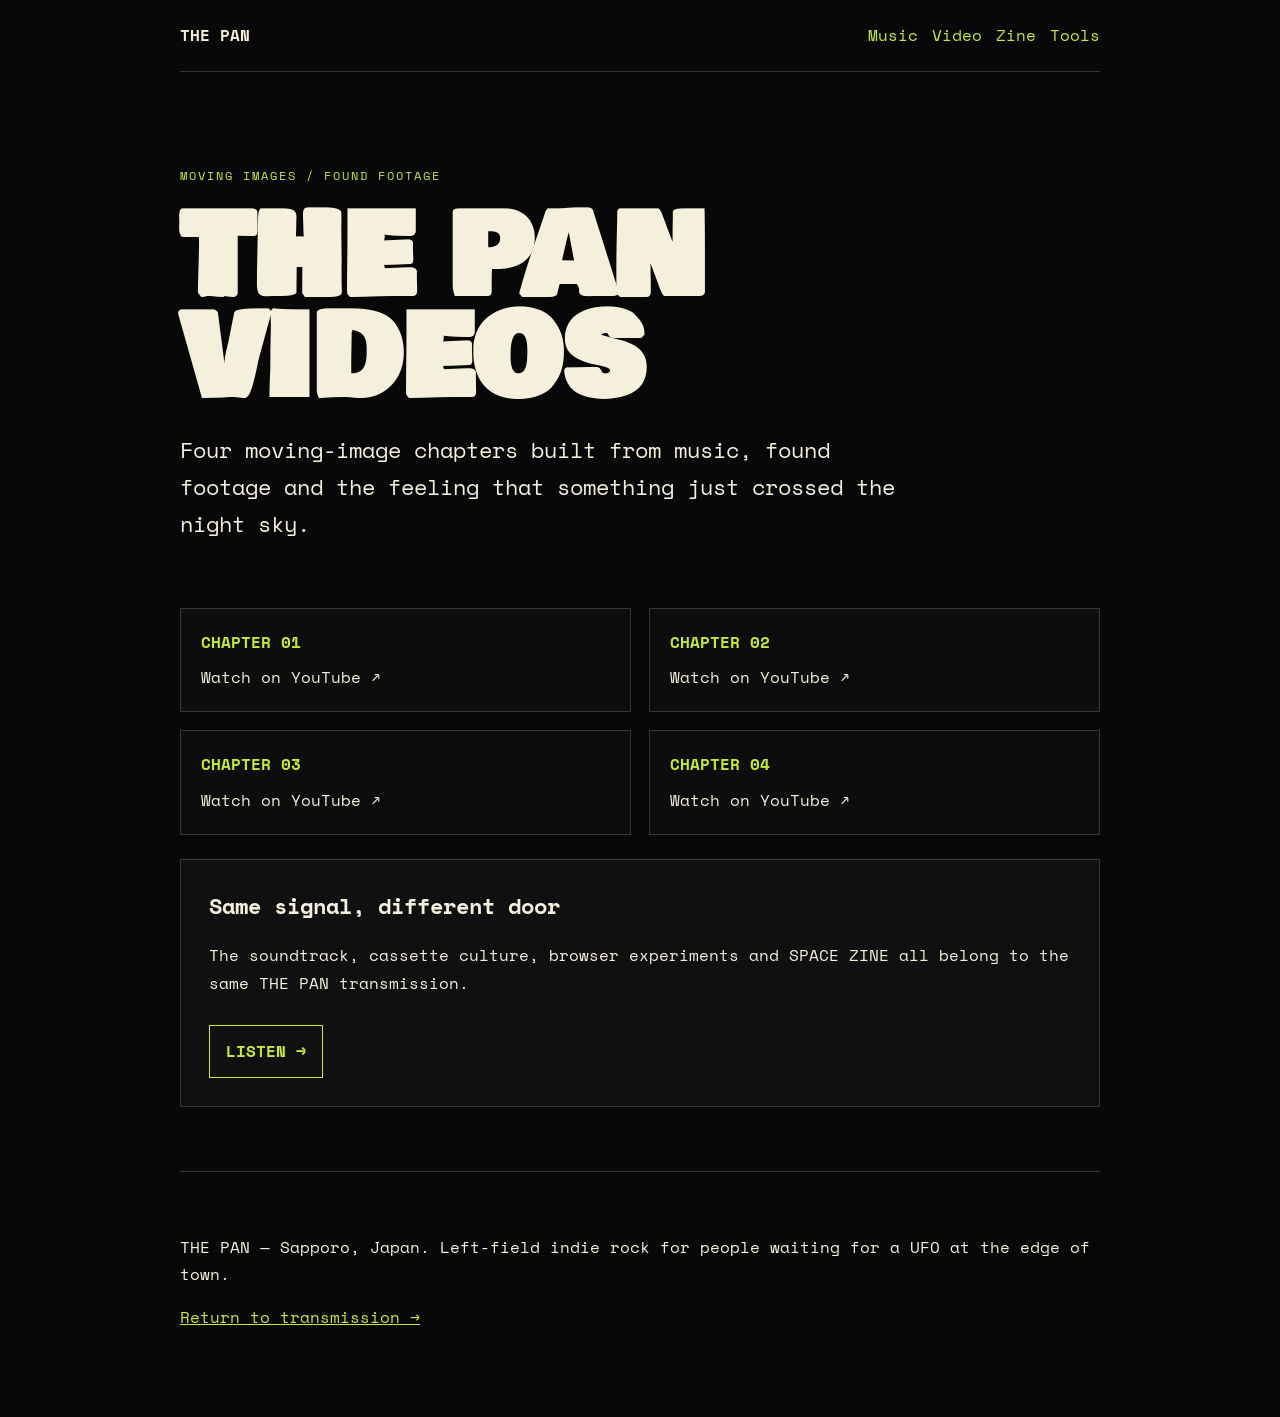
<file: discover/the-pan-videos/index.html>
<!doctype html>
<html lang="en"><head><meta charset="utf-8"><meta name="viewport" content="width=device-width,initial-scale=1">
<meta name="theme-color" content="#080808"><meta name="robots" content="index, follow">
<title>THE PAN Videos — four audiovisual chapters</title><meta name="description" content="Watch the four audiovisual chapters of THE PAN by Pampas Fields Noise Found art from Sapporo, Japan."><link rel="canonical" href="https://thepan.xyz/discover/the-pan-videos/">
<meta property="og:type" content="website"><meta property="og:title" content="THE PAN Videos — four audiovisual chapters"><meta property="og:description" content="Watch the four audiovisual chapters of THE PAN by Pampas Fields Noise Found art from Sapporo, Japan.">
<meta property="og:url" content="https://thepan.xyz/discover/the-pan-videos/"><meta property="og:image" content="https://thepan.xyz/assets/space-zine-cover.png"><meta name="twitter:card" content="summary_large_image">
<link rel="preconnect" href="https://fonts.googleapis.com"><link rel="preconnect" href="https://fonts.gstatic.com" crossorigin>
<link href="https://fonts.googleapis.com/css2?family=Bowlby+One+SC&family=Space+Mono:wght@400;700&display=swap" rel="stylesheet">
<link rel="stylesheet" href="/signal-pages.css"><script src="/script.js" defer></script></head><body><div class="wrap"><header class="top"><a class="brand" href="/">THE PAN</a><nav class="nav"><a href="/discover/the-pan-music/">Music</a><a href="/discover/the-pan-videos/">Video</a><a href="/discover/space-zine/">Zine</a><a href="/discover/browser-tools/">Tools</a></nav></header><main><section class="hero"><p class="eyebrow">MOVING IMAGES / FOUND FOOTAGE</p><h1>THE PAN<br>VIDEOS</h1><p class="lede">Four moving-image chapters built from music, found footage and the feeling that something just crossed the night sky.</p></section><section class="grid"><a class="card" href="https://youtu.be/SyL3JaAK7i8" target="_blank" rel="noopener"><b>CHAPTER 01</b>Watch on YouTube ↗</a><a class="card" href="https://youtu.be/ycGe8IiSw8I" target="_blank" rel="noopener"><b>CHAPTER 02</b>Watch on YouTube ↗</a><a class="card" href="https://youtu.be/chnqMhYl0W4" target="_blank" rel="noopener"><b>CHAPTER 03</b>Watch on YouTube ↗</a><a class="card" href="https://youtu.be/1vRoQPvQcUY" target="_blank" rel="noopener"><b>CHAPTER 04</b>Watch on YouTube ↗</a></section><section class="panel"><h2>Same signal, different door</h2><p>The soundtrack, cassette culture, browser experiments and SPACE ZINE all belong to the same THE PAN transmission.</p><a class="cta" href="/discover/the-pan-music/">LISTEN →</a></section></main><footer class="footer"><p>THE PAN — Sapporo, Japan. Left-field indie rock for people waiting for a UFO at the edge of town.</p><p><a href="/">Return to transmission →</a></p></footer></div></body></html>
</file>
<file: styles-v2.css>
:root {
  --ink: #070707;
  --paper: #f5f0dc;
  --lime: #c5ec2e;
  --acid: #edfa43;
  --pink: #f08bd1;
  --purple: #8756df;
  --violet: #c7a4ff;
  --turquoise: #29bfb5;
  --outline: clamp(3px, 0.45vw, 7px);
  --page-pad: clamp(1rem, 4vw, 4rem);
  --display: "Bowlby One SC", "Arial Black", Impact, sans-serif;
  --body: "Noto Sans JP", Arial, sans-serif;
  --mono: "Space Mono", "Courier New", monospace;
}

* {
  box-sizing: border-box;
}

html {
  scroll-behavior: smooth;
  background: var(--ink);
  overflow-x: clip;
}

body {
  margin: 0;
  color: var(--paper);
  background:
    radial-gradient(circle at 22% 11%, rgba(135, 86, 223, 0.2), transparent 19rem),
    radial-gradient(circle at 83% 35%, rgba(41, 191, 181, 0.12), transparent 24rem),
    var(--ink);
  font-family: var(--body);
  font-weight: 700;
  font-feature-settings: "palt" 1;
  font-kerning: normal;
  letter-spacing: normal;
  text-rendering: optimizeLegibility;
  /*
   * Clip the wide collage without turning <body> into its own scroll area.
   * With `hidden`, the other axis computes to `auto` and iOS can trap touch
   * scrolling in a body-sized container while the page assets are loading.
   */
  overflow-x: clip;
}

body::before {
  position: fixed;
  inset: 0;
  z-index: 50;
  pointer-events: none;
  content: "";
  opacity: 0.11;
  background-image:
    repeating-linear-gradient(94deg, transparent 0 47px, rgba(255,255,255,.08) 49px 50px),
    repeating-linear-gradient(3deg, transparent 0 73px, rgba(240,139,209,.06) 75px 77px);
  background-size: 173px 149px, 229px 197px;
  mix-blend-mode: soft-light;
}

a {
  color: inherit;
}

.skip-link {
  position: fixed;
  z-index: 100;
  top: 0.75rem;
  left: 0.75rem;
  padding: 0.8rem 1rem;
  color: var(--ink);
  background: var(--acid);
  border: 3px solid var(--paper);
  transform: translateY(-180%);
}

.skip-link:focus {
  transform: translateY(0);
}

.hero {
  position: relative;
  min-height: 100svh;
  padding: 1rem var(--page-pad) clamp(5rem, 9vw, 9rem);
  isolation: isolate;
  overflow: hidden;
  background:
    radial-gradient(circle at 8% 18%, rgba(135,86,223,.18), transparent 23rem),
    radial-gradient(circle at 91% 72%, rgba(41,191,181,.13), transparent 26rem),
    var(--ink);
  border-bottom: var(--outline) solid var(--paper);
}

.paper-noise {
  position: absolute;
  inset: 0;
  z-index: -1;
  opacity: 0.14;
  background:
    repeating-linear-gradient(2deg, transparent 0 7px, rgba(245,240,220,.22) 8px 9px),
    repeating-linear-gradient(91deg, transparent 0 17px, rgba(240,139,209,.13) 18px 19px);
  filter: url("#none");
}

.hero-zine-backdrop {
  position: absolute;
  z-index: -1;
  top: 4%;
  right: -4%;
  width: min(62vw, 58rem);
  height: 92%;
  object-fit: cover;
  object-position: center;
  opacity: 0.56;
  filter: saturate(1.08) contrast(1.08);
  mask-image: linear-gradient(90deg, transparent 0, rgba(0,0,0,.45) 15%, #000 38%);
  transform: rotate(1deg) scale(1.04);
}

.masthead {
  position: relative;
  z-index: 4;
  display: flex;
  align-items: flex-start;
  justify-content: space-between;
  gap: 1rem;
  max-width: 92rem;
  margin: 0 auto clamp(1.5rem, 5vw, 4rem);
}

.mini-brand {
  display: inline-flex;
  flex-direction: column;
  padding: 0.7rem 1rem 0.65rem;
  color: var(--ink);
  background: var(--pink);
  border: 3px solid var(--ink);
  border-radius: 48% 42% 53% 37% / 36% 55% 42% 62%;
  box-shadow: 4px 5px 0 var(--purple), 7px 8px 0 var(--paper);
  font-family: var(--mono);
  text-decoration: none;
  transform: rotate(-1.5deg);
}

.mini-brand span {
  font-size: clamp(0.72rem, 2vw, 1rem);
  font-weight: 700;
  letter-spacing: 0.07em;
}

.mini-brand strong {
  font-size: clamp(0.55rem, 1.5vw, 0.78rem);
  letter-spacing: 0.12em;
}

.issue-sticker {
  display: grid;
  min-width: 5.75rem;
  aspect-ratio: 1;
  place-items: center;
  align-content: center;
  color: var(--ink);
  background: var(--lime);
  border: 4px solid var(--ink);
  border-radius: 46% 54% 38% 62% / 55% 42% 58% 45%;
  box-shadow: 3px 4px 0 var(--paper);
  font-family: var(--mono);
  line-height: 0.92;
  transform: rotate(5deg);
}

.issue-sticker small,
.issue-sticker span {
  font-size: 0.6rem;
  font-weight: 900;
}

.issue-sticker b {
  font-size: 1.7rem;
}

.hero-grid {
  position: relative;
  z-index: 2;
  display: grid;
  max-width: 92rem;
  margin: auto;
  align-items: center;
  gap: clamp(1.5rem, 5vw, 5rem);
}

.eyebrow,
.tiny-label {
  font-family: var(--mono);
  font-weight: 700;
  letter-spacing: 0.08em;
}

.cutout {
  display: inline-block;
  margin: 0 0 1rem;
  padding: 0.55rem 0.75rem;
  color: var(--ink);
  background: var(--paper);
  border: 3px solid var(--ink);
  box-shadow: 4px 5px 0 var(--pink);
  font-size: clamp(0.62rem, 1.7vw, 0.9rem);
  transform: rotate(-1deg);
  clip-path: polygon(1% 8%, 98% 0, 100% 89%, 62% 95%, 30% 88%, 0 100%);
}

h1 {
  margin: 0;
  font-family: var(--display);
  font-weight: 400;
  line-height: 0.75;
  letter-spacing: -0.06em;
}

.title-the {
  display: block;
  width: max-content;
  margin-left: 0.08em;
  color: var(--pink);
  font-size: clamp(2.6rem, 13vw, 7rem);
  letter-spacing: 0.03em;
  -webkit-text-stroke: max(2px, 0.04em) var(--ink);
  text-shadow: 4px 4px 0 var(--paper), 8px 8px 0 var(--purple);
  transform: rotate(-2deg);
}

.title-pan {
  display: flex;
  color: var(--lime);
  font-size: clamp(6.5rem, 32vw, 19rem);
  -webkit-text-stroke: max(4px, 0.035em) var(--ink);
  text-shadow:
    0.035em 0.045em 0 var(--paper),
    0.07em 0.08em 0 var(--purple),
    0.095em 0.11em 0 var(--pink);
  filter: saturate(1.1);
}

.title-pan i {
  display: inline-block;
  font-style: normal;
  transform-origin: 50% 80%;
}

.title-pan i:nth-child(1) { transform: rotate(-2.5deg) scaleY(1.03); }
.title-pan i:nth-child(2) { transform: rotate(1.8deg) translateY(-0.02em); }
.title-pan i:nth-child(3) { transform: rotate(-1deg) scaleY(0.98); }

.hero-taglines {
  position: relative;
  z-index: 3;
  max-width: 43rem;
  margin: 1.8rem 0;
  padding-left: 1rem;
  border-left: 8px solid var(--turquoise);
}

.tagline-en {
  margin: 0 0 0.8rem;
  font-size: clamp(1.25rem, 4.3vw, 2.35rem);
  font-weight: 900;
  line-height: 1.08;
}

.tagline-ja {
  margin: 0;
  color: var(--violet);
  font-size: clamp(0.88rem, 2.4vw, 1.15rem);
  line-height: 1.75;
}

.transmission-button {
  display: inline-flex;
  min-height: 3.75rem;
  align-items: center;
  justify-content: space-between;
  gap: 1.5rem;
  padding: 0.9rem 1.1rem 0.9rem 1.35rem;
  color: var(--ink);
  background: var(--acid);
  border: 4px solid var(--ink);
  border-radius: 8px 22px 10px 27px;
  box-shadow: 5px 6px 0 var(--pink), 9px 10px 0 var(--paper);
  font-family: var(--mono);
  font-size: clamp(0.9rem, 2.6vw, 1.15rem);
  font-weight: 900;
  text-decoration: none;
  transform: rotate(-1deg);
  transition: transform 160ms ease, background-color 160ms ease;
}

.transmission-button b {
  font-size: 1.75rem;
}

.transmission-button:hover {
  background: var(--turquoise);
  transform: rotate(1deg) translateY(-4px);
}

.hero-art {
  position: relative;
  width: min(100%, 38rem);
  min-height: 24rem;
  margin: 0 auto;
}

.hero-release-card {
  min-height: 0;
  padding: clamp(0.8rem, 2vw, 1.25rem);
  color: var(--ink);
  background:
    radial-gradient(circle, rgba(7,7,7,.17) 1px, transparent 2px) 0 0 / 12px 12px,
    var(--paper);
  border: var(--outline) solid var(--ink);
  border-radius: 6% 2% 8% 3% / 3% 7% 2% 8%;
  box-shadow: 8px 9px 0 var(--purple), 14px 15px 0 var(--pink);
  transform: rotate(1deg);
}

.hero-release-card::before {
  position: absolute;
  inset: 0.55rem;
  pointer-events: none;
  content: "";
  border: 2px dashed rgba(7,7,7,.38);
}

.hero-release-label {
  position: relative;
  z-index: 3;
  display: inline-block;
  margin: -2rem 0 0.8rem 0.4rem;
  padding: 0.55rem 0.75rem;
  color: var(--ink);
  background: var(--acid);
  border: 3px solid var(--ink);
  box-shadow: 4px 4px 0 var(--turquoise);
  font-family: var(--mono);
  font-size: clamp(0.67rem, 1.6vw, 0.82rem);
  font-weight: 900;
  letter-spacing: 0.06em;
  transform: rotate(-2deg);
}

.hero-release-body {
  position: relative;
  z-index: 2;
  display: grid;
  grid-template-columns: minmax(8rem, 0.9fr) minmax(8rem, 1.1fr);
  align-items: center;
  gap: clamp(0.8rem, 2.5vw, 1.4rem);
}

.hero-release-art {
  position: relative;
}

.hero-release-art img {
  display: block;
  width: 100%;
  height: auto;
  border: 4px solid var(--ink);
  box-shadow: 5px 6px 0 var(--turquoise);
  transform: rotate(-1.5deg);
}

.hero-release-art > span {
  position: absolute;
  right: -0.7rem;
  bottom: -0.9rem;
  display: grid;
  width: clamp(4rem, 8vw, 5.6rem);
  aspect-ratio: 1;
  place-content: center;
  color: var(--ink);
  background: var(--pink);
  border: 3px solid var(--ink);
  border-radius: 50%;
  box-shadow: 3px 3px 0 var(--acid);
  font-family: var(--display);
  font-size: clamp(0.58rem, 1.3vw, 0.78rem);
  line-height: 0.9;
  text-align: center;
  transform: rotate(8deg);
}

.hero-release-copy h2 {
  margin: 0 0 0.75rem;
  color: var(--pink);
  font-family: var(--display);
  font-size: clamp(2.4rem, 6vw, 4.6rem);
  font-weight: 400;
  line-height: 0.8;
  letter-spacing: -0.05em;
  -webkit-text-stroke: 3px var(--ink);
  text-shadow: 3px 3px 0 var(--lime);
}

.hero-physical {
  display: grid;
  margin: 0 0 0.85rem;
  padding: 0.55rem 0.65rem;
  color: var(--paper);
  background: var(--purple);
  border: 3px solid var(--ink);
  box-shadow: 3px 3px 0 var(--turquoise);
  font-family: var(--mono);
  transform: rotate(0.8deg);
}

.hero-physical strong {
  font-size: 0.56rem;
  letter-spacing: 0.06em;
}

.hero-physical span {
  color: var(--acid);
  font-size: clamp(0.78rem, 1.8vw, 1rem);
  font-weight: 900;
}

.hero-physical small {
  margin-top: 0.15rem;
  font-family: var(--body);
  font-size: 0.58rem;
}

.hero-release-links {
  display: grid;
  gap: 0.45rem;
}

.hero-release-links a {
  display: flex;
  min-height: 2.65rem;
  align-items: center;
  justify-content: space-between;
  padding: 0.45rem 0.6rem;
  color: var(--paper);
  background: var(--ink);
  border: 3px solid var(--ink);
  font-family: var(--mono);
  font-size: clamp(0.58rem, 1.4vw, 0.72rem);
  font-weight: 900;
  text-decoration: none;
  transition: color 150ms ease, transform 150ms ease;
}

.hero-release-links a:hover,
.hero-release-links a:focus-visible {
  color: var(--acid);
  transform: translateX(3px);
}

.ufo-illustration {
  position: relative;
  z-index: 2;
  display: block;
  width: 100%;
  overflow: visible;
  filter: drop-shadow(8px 9px 0 var(--purple));
  transform: rotate(1.5deg);
}

.ufo-illustration path,
.ufo-illustration circle {
  stroke: var(--ink);
  stroke-width: 9;
  stroke-linecap: round;
  stroke-linejoin: round;
}

.beam-shadow { fill: var(--purple); }
.beam-main { fill: var(--lime); opacity: 0.82; }
.ufo-dome { fill: var(--turquoise); }
.ufo-body-shadow { fill: var(--pink); }
.ufo-body { fill: var(--paper); }
.ufo-rim { fill: var(--purple); }
.ufo-light { fill: var(--acid); }
.alien-head { fill: var(--pink); }
.alien-eye { fill: var(--ink); stroke-width: 3 !important; }
.town-line { fill: var(--ink); stroke: var(--paper) !important; stroke-width: 6 !important; }
.radio-wave { fill: none; stroke: var(--turquoise) !important; stroke-width: 6 !important; }

.planet {
  position: absolute;
  z-index: 1;
  top: -1rem;
  right: -1rem;
  width: clamp(5rem, 20vw, 9rem);
  aspect-ratio: 1;
  background: var(--turquoise);
  border: 5px solid var(--ink);
  border-radius: 53% 47% 50% 45%;
  box-shadow: 4px 5px 0 var(--paper);
  transform: rotate(-8deg);
}

.planet::before,
.planet::after {
  position: absolute;
  content: "";
}

.planet::before {
  inset: 38% -34%;
  border: 8px solid var(--pink);
  border-radius: 50%;
  transform: rotate(-13deg);
}

.planet::after {
  width: 0.8rem;
  height: 0.8rem;
  top: 21%;
  left: 25%;
  background: var(--acid);
  border: 3px solid var(--ink);
  border-radius: 50%;
  box-shadow: 2.5rem 1.3rem 0 -2px var(--purple);
}

.sighting-stamp {
  position: absolute;
  z-index: 4;
  right: 1%;
  bottom: 4%;
  display: grid;
  width: 6.5rem;
  aspect-ratio: 1;
  place-content: center;
  color: var(--ink);
  background: var(--pink);
  border: 4px solid var(--ink);
  border-radius: 50%;
  box-shadow: 3px 4px 0 var(--paper);
  font-family: var(--mono);
  text-align: center;
  transform: rotate(8deg);
}

.sighting-stamp b {
  font-size: 1.35rem;
}

.sighting-stamp span {
  font-size: 0.55rem;
  line-height: 1.1;
}

.floating-eye {
  position: absolute;
  z-index: 5;
  left: -1rem;
  bottom: 5rem;
  width: 5.7rem;
  height: 3.2rem;
  background: var(--paper);
  border: 5px solid var(--ink);
  border-radius: 50% 10% 50% 10%;
  box-shadow: 4px 5px 0 var(--turquoise);
  transform: rotate(-12deg);
}

.floating-eye i {
  position: absolute;
  inset: 0.35rem 1.45rem;
  background: var(--purple);
  border: 4px solid var(--ink);
  border-radius: 50%;
}

.floating-eye i::after {
  position: absolute;
  inset: 27%;
  content: "";
  background: var(--ink);
  border-radius: 50%;
}

.art-caption {
  margin: -1rem 0 0;
  color: var(--turquoise);
  font-family: var(--mono);
  font-size: 0.7rem;
  text-align: center;
  letter-spacing: 0.1em;
}

.liquid-edge {
  position: absolute;
  z-index: 0;
  right: -4rem;
  bottom: -4rem;
  left: -4rem;
  display: flex;
  height: 7rem;
  align-items: flex-end;
  justify-content: space-around;
  background: var(--purple);
  border-top: 6px solid var(--ink);
  transform: rotate(-1deg);
}

.liquid-edge span {
  width: 17%;
  height: 8rem;
  background: var(--turquoise);
  border: 5px solid var(--ink);
  border-radius: 50% 42% 0 0;
  transform: translateY(50%);
}

.star-field {
  position: absolute;
  z-index: 1;
  inset: 0;
  overflow: hidden;
  pointer-events: none;
}

.star-field i {
  position: absolute;
  z-index: 1;
  display: block;
  font-style: normal;
}

.sky-star {
  left: var(--star-x);
  top: var(--star-y);
  width: var(--star-size);
  height: var(--star-size);
  background: var(--star-color);
  border-radius: 46% 54% 42% 58%;
  box-shadow: 0 0 var(--star-glow) color-mix(in srgb, var(--star-color) 72%, transparent);
  opacity: 0.5;
  animation: hero-star-twinkle var(--star-speed) ease-in-out var(--star-delay) infinite;
}

.sky-star--cross {
  border-radius: 0;
  clip-path: polygon(50% 0, 59% 40%, 100% 50%, 59% 59%, 50% 100%, 41% 59%, 0 50%, 41% 40%);
}

.sky-star--wanderer {
  z-index: 2;
  width: calc(var(--star-size) * 1.7);
  height: calc(var(--star-size) * 1.7);
  animation-name: hero-star-wander;
  animation-timing-function: cubic-bezier(.68,-.18,.22,1.18);
}

.sky-star--wanderer::after {
  position: absolute;
  top: 42%;
  right: 68%;
  width: calc(var(--star-size) * 3.4);
  height: 2px;
  content: "";
  background: linear-gradient(90deg, transparent, var(--star-color));
  opacity: 0.45;
  transform: rotate(var(--tail-angle));
  transform-origin: right;
}

.sky-star--visitor {
  z-index: 3;
  width: calc(var(--star-size) * 4.4);
  height: calc(var(--star-size) * 1.35);
  background: var(--paper);
  border: 1px solid var(--ink);
  border-radius: 50%;
  box-shadow:
    calc(var(--star-size) * -1.3) 1px 4px var(--pink),
    calc(var(--star-size) * 1.3) 1px 4px var(--turquoise),
    0 -2px 7px var(--paper);
  animation: hero-star-visitor var(--star-speed) steps(1, end) var(--star-delay) infinite;
}

.sky-star--visitor::after {
  position: absolute;
  top: 100%;
  left: 35%;
  width: 30%;
  height: calc(var(--star-size) * 3);
  content: "";
  background: linear-gradient(var(--acid), transparent);
  clip-path: polygon(35% 0, 65% 0, 100% 100%, 0 100%);
  opacity: 0;
  animation: visitor-beam var(--star-speed) steps(1, end) var(--star-delay) infinite;
}

.orb {
  width: 1rem;
  aspect-ratio: 1;
  background: var(--pink);
  border: 3px solid var(--ink);
  border-radius: 50%;
  box-shadow: 2px 2px 0 var(--paper);
}

.orb-a { top: 31%; right: 2%; }
.orb-b { top: 73%; left: 5%; background: var(--lime); }

.signal {
  color: var(--purple);
  font-family: var(--mono);
  font-size: clamp(1.5rem, 5vw, 4rem);
  font-weight: 900;
}

.signal-a { top: 23%; right: 43%; transform: rotate(90deg); }
.signal-b { bottom: 14%; right: 1%; transform: rotate(-12deg); }

.release,
.latest,
.doors {
  position: relative;
  padding: clamp(5rem, 11vw, 9rem) var(--page-pad);
}

.release {
  color: var(--paper);
  background:
    repeating-linear-gradient(93deg, transparent 0 24px, rgba(245,240,220,.06) 25px 27px),
    radial-gradient(circle at 86% 16%, rgba(240,139,209,.32), transparent 23rem),
    var(--ink);
  border-bottom: var(--outline) solid var(--turquoise);
}

.release-heading {
  max-width: 86rem;
  margin: 0 auto clamp(2.5rem, 6vw, 4.5rem);
}

.release-heading > p {
  display: inline-block;
  margin: 0 0 1rem;
  padding: 0.5rem 0.75rem;
  color: var(--ink);
  background: var(--acid);
  border: 3px solid var(--paper);
  box-shadow: 4px 4px 0 var(--purple);
  font-family: var(--mono);
  font-size: clamp(0.65rem, 2vw, 0.85rem);
  transform: rotate(-1.5deg);
}

.release-heading h2 {
  margin: 0;
  color: var(--paper);
  font-family: var(--display);
  font-size: clamp(3.7rem, 11vw, 8.5rem);
  font-weight: 400;
  line-height: 0.76;
  letter-spacing: -0.05em;
  -webkit-text-stroke: 3px var(--ink);
  text-shadow: 5px 5px 0 var(--purple), 9px 9px 0 var(--pink);
}

.release-heading h2 span {
  color: var(--lime);
}

.release-card {
  display: grid;
  max-width: 82rem;
  margin: auto;
  padding: clamp(1rem, 3vw, 2rem);
  gap: clamp(1.8rem, 5vw, 4rem);
  color: var(--ink);
  background:
    radial-gradient(circle, rgba(7,7,7,.16) 1px, transparent 2px) 0 0 / 13px 13px,
    var(--paper);
  border: var(--outline) solid var(--paper);
  border-radius: 17px 6px 34px 9px;
  box-shadow: 10px 12px 0 var(--purple), 18px 20px 0 var(--pink);
  transform: rotate(-0.5deg);
}

.release-art {
  position: relative;
  align-self: center;
}

.release-art img {
  display: block;
  width: 100%;
  height: auto;
  border: 6px solid var(--ink);
  box-shadow: 7px 8px 0 var(--turquoise);
  transform: rotate(-1.3deg);
}

.release-sticker {
  position: absolute;
  right: -1rem;
  bottom: -1.5rem;
  display: grid;
  width: clamp(5.5rem, 12vw, 8rem);
  aspect-ratio: 1;
  place-content: center;
  color: var(--ink);
  background: var(--acid);
  border: 4px solid var(--ink);
  border-radius: 50%;
  box-shadow: 4px 5px 0 var(--pink);
  font-family: var(--display);
  font-size: clamp(0.75rem, 2vw, 1rem);
  line-height: 0.9;
  text-align: center;
  transform: rotate(8deg);
}

.release-copy {
  align-self: center;
}

.release-kicker {
  display: inline-block;
  margin: 0 0 0.8rem;
  padding: 0.4rem 0.6rem;
  color: var(--acid);
  background: var(--ink);
  font-family: var(--mono);
  font-size: 0.68rem;
  transform: rotate(1deg);
}

.release-copy h3 {
  margin: 0;
  color: var(--pink);
  font-family: var(--display);
  font-size: clamp(4rem, 13vw, 8rem);
  font-weight: 400;
  line-height: 0.82;
  letter-spacing: -0.06em;
  -webkit-text-stroke: 4px var(--ink);
  text-shadow: 5px 5px 0 var(--lime);
}

.release-description {
  max-width: 37rem;
  margin: 1.3rem 0;
  font-size: clamp(1rem, 2.5vw, 1.3rem);
  line-height: 1.7;
}

.physical-note {
  display: grid;
  max-width: 34rem;
  margin: 1.5rem 0;
  padding: 0.9rem 1rem;
  color: var(--paper);
  background: var(--purple);
  border: 4px solid var(--ink);
  box-shadow: 5px 5px 0 var(--turquoise);
  font-family: var(--mono);
  transform: rotate(0.8deg);
}

.physical-note span {
  font-size: 0.68rem;
  letter-spacing: 0.08em;
}

.physical-note strong {
  color: var(--acid);
  font-size: clamp(1.25rem, 3vw, 2rem);
}

.physical-note small {
  margin-top: 0.25rem;
  font-family: var(--body);
  font-size: 0.75rem;
}

.release-links {
  display: flex;
  flex-wrap: wrap;
  gap: 0.8rem;
}

.release-links a {
  display: inline-flex;
  min-height: 3.6rem;
  min-width: min(100%, 12rem);
  align-items: center;
  justify-content: space-between;
  gap: 2rem;
  padding: 0.7rem 0.9rem;
  color: var(--paper);
  background: var(--ink);
  border: 4px solid var(--ink);
  box-shadow: 4px 4px 0 var(--pink);
  font-family: var(--mono);
  font-weight: 900;
  text-decoration: none;
  transition: color 150ms ease, transform 150ms ease;
}

.release-links a:hover,
.release-links a:focus-visible {
  color: var(--acid);
  transform: translate(-3px, -3px);
}

.latest {
  color: var(--ink);
  background:
    radial-gradient(circle, rgba(7,7,7,.18) 1px, transparent 2px) 0 0 / 13px 13px,
    var(--paper);
  border-bottom: var(--outline) solid var(--ink);
}

.section-heading {
  position: relative;
  display: block;
  max-width: 86rem;
  margin: 0 auto clamp(2rem, 6vw, 4rem);
}

.section-heading p {
  grid-column: 1 / -1;
  width: max-content;
  max-width: 80%;
  margin: 0 0 0.8rem;
  padding: 0.45rem 0.7rem;
  color: var(--paper);
  background: var(--purple);
  border: 3px solid var(--ink);
  font-family: var(--mono);
  font-size: clamp(0.64rem, 2vw, 0.85rem);
  transform: rotate(-1deg);
}

.section-heading h2,
.doors-intro h2 {
  margin: 0;
  font-family: var(--display);
  font-size: clamp(3.2rem, 12vw, 9rem);
  font-weight: 400;
  line-height: 0.78;
  letter-spacing: -0.04em;
  -webkit-text-stroke: max(2px, 0.02em) var(--ink);
}

.section-heading h2 {
  color: var(--pink);
  font-size: clamp(3.2rem, 8.5vw, 7.5rem);
  text-shadow: 5px 5px 0 var(--ink), 9px 9px 0 var(--lime);
}

.transmission-word {
  display: inline-block;
  font-size: 0.68em;
  letter-spacing: -0.06em;
}

.frequency {
  position: absolute;
  top: 0;
  right: 0;
  display: grid;
  width: clamp(5.5rem, 14vw, 8rem);
  aspect-ratio: 1;
  place-content: center;
  background: var(--acid);
  border: 4px solid var(--ink);
  border-radius: 50%;
  box-shadow: 5px 6px 0 var(--turquoise);
  font-family: var(--mono);
  font-weight: 900;
  text-align: center;
  transform: rotate(7deg);
}

.transmission-card {
  position: relative;
  max-width: 83rem;
  margin: auto;
  padding: clamp(1rem, 3vw, 2.4rem);
  color: var(--paper);
  background:
    repeating-linear-gradient(-4deg, transparent 0 18px, rgba(245,240,220,.08) 19px 20px),
    var(--ink);
  border: var(--outline) solid var(--ink);
  border-radius: 7px 44px 13px 36px;
  box-shadow: 10px 12px 0 var(--purple), 17px 19px 0 var(--pink);
  transform: rotate(-0.6deg);
}

.card-meta {
  display: flex;
  align-items: center;
  justify-content: space-between;
  gap: 1rem;
  border-bottom: 4px dashed var(--paper);
  font-family: var(--mono);
  font-size: clamp(0.7rem, 2vw, 0.95rem);
}

.card-meta span {
  padding-bottom: 0.8rem;
}

.card-meta strong {
  padding: 0.65rem 0.8rem;
  color: var(--ink);
  background: var(--lime);
  border: 3px solid var(--ink);
  transform: rotate(4deg) translateY(-0.5rem);
}

.card-content {
  display: grid;
  align-items: center;
  gap: clamp(1.5rem, 5vw, 4rem);
  padding: clamp(1.75rem, 5vw, 4rem) 0 1rem;
}

.browser-glyph {
  position: relative;
  padding: 1rem;
}

.glyph-window {
  position: relative;
  aspect-ratio: 4 / 3;
  overflow: hidden;
  background: var(--turquoise);
  border: 7px solid var(--paper);
  border-radius: 19px 8px 24px 6px;
  box-shadow: 7px 8px 0 var(--pink);
}

.glyph-window > i {
  position: relative;
  z-index: 2;
  display: inline-block;
  width: 0.85rem;
  height: 0.85rem;
  margin: 0.7rem 0.1rem 0 0.6rem;
  background: var(--pink);
  border: 2px solid var(--ink);
  border-radius: 50%;
}

.glyph-window > i:nth-child(2) { background: var(--acid); margin-left: 0; }
.glyph-window > i:nth-child(3) { background: var(--purple); margin-left: 0; }

.glyph-eye {
  position: absolute;
  inset: 24% 10% 10%;
  display: grid;
  place-content: center;
  background: var(--paper);
  border: 6px solid var(--ink);
  border-radius: 50% 8% 50% 8%;
  transform: rotate(-4deg);
}

.glyph-eye b {
  width: clamp(3.5rem, 11vw, 8rem);
  aspect-ratio: 1;
  background: var(--purple);
  border: 6px solid var(--ink);
  border-radius: 50%;
  box-shadow: inset 0 0 0 15px var(--pink);
}

.cursor-arrow {
  position: absolute;
  right: -0.5rem;
  bottom: -0.5rem;
  color: var(--acid);
  font-size: clamp(4rem, 13vw, 8rem);
  -webkit-text-stroke: 5px var(--ink);
  transform: rotate(-8deg);
}

.card-copy .tiny-label {
  color: var(--turquoise);
  font-size: 0.7rem;
}

.card-copy h3 {
  margin: 0.4rem 0 1rem;
  font-family: var(--display);
  font-size: clamp(2.5rem, 9vw, 6.8rem);
  font-weight: 400;
  line-height: 0.88;
  letter-spacing: -0.04em;
}

.card-copy h3 em {
  color: var(--lime);
  font-style: normal;
  -webkit-text-stroke: 3px var(--ink);
  text-shadow: 3px 3px 0 var(--purple), 6px 6px 0 var(--pink);
}

.card-copy > p:not(.tiny-label) {
  margin: 0 0 1.5rem;
  color: var(--pink);
  font-size: clamp(1.05rem, 3vw, 1.45rem);
  line-height: 1.7;
}

.card-copy > a {
  display: inline-flex;
  min-width: 10rem;
  min-height: 3.5rem;
  align-items: center;
  justify-content: space-between;
  padding: 0.7rem 1rem;
  color: var(--ink);
  background: var(--acid);
  border: 4px solid var(--paper);
  border-radius: 30px 8px 26px 5px;
  box-shadow: 5px 5px 0 var(--purple);
  font-family: var(--mono);
  font-weight: 900;
  text-decoration: none;
}

.comic-note {
  position: absolute;
  right: -1rem;
  bottom: -2.5rem;
  display: grid;
  width: 7.2rem;
  aspect-ratio: 1;
  place-content: center;
  color: var(--ink);
  background: var(--pink);
  border: 4px solid var(--ink);
  font-family: var(--mono);
  font-size: 0.72rem;
  text-align: center;
  clip-path: polygon(50% 0, 60% 15%, 75% 4%, 80% 21%, 98% 18%, 90% 37%, 100% 50%, 87% 61%, 94% 79%, 77% 78%, 70% 98%, 55% 85%, 41% 100%, 34% 82%, 15% 91%, 17% 71%, 0 62%, 14% 48%, 2% 32%, 21% 28%, 21% 9%, 41% 17%);
  transform: rotate(7deg);
}

.doors {
  background:
    linear-gradient(113deg, transparent 0 49%, rgba(240,139,209,.15) 50% 51%, transparent 52%) 0 0 / 34px 34px,
    var(--purple);
  border-bottom: var(--outline) solid var(--paper);
}

.doors-intro {
  max-width: 86rem;
  margin: 0 auto clamp(2.5rem, 7vw, 5rem);
}

.doors-intro > span {
  display: inline-block;
  margin-bottom: 1rem;
  padding: 0.6rem 0.8rem;
  color: var(--ink);
  background: var(--acid);
  border: 3px solid var(--ink);
  box-shadow: 4px 4px 0 var(--pink);
  font-family: var(--mono);
  font-size: 0.72rem;
  line-height: 1.2;
  transform: rotate(-2deg);
}

.doors-intro h2 {
  color: var(--paper);
  text-shadow: 5px 5px 0 var(--ink), 9px 9px 0 var(--turquoise);
}

.doors-intro p {
  max-width: 27rem;
  margin: 1.5rem 0 0;
  font-size: clamp(1rem, 3vw, 1.35rem);
  line-height: 1.7;
}

.door-grid {
  display: grid;
  max-width: 86rem;
  margin: auto;
  gap: clamp(1.8rem, 5vw, 4rem);
}

.door {
  position: relative;
  display: flex;
  min-height: 28rem;
  flex-direction: column;
  align-items: flex-start;
  justify-content: flex-end;
  padding: clamp(1.25rem, 4vw, 2.25rem);
  color: var(--ink);
  border: var(--outline) solid var(--ink);
  text-decoration: none;
  transition: transform 170ms ease, filter 170ms ease;
}

.door::before {
  position: absolute;
  inset: 0.7rem;
  pointer-events: none;
  content: "";
  border: 3px dashed currentColor;
  opacity: 0.42;
}

.door:hover {
  z-index: 3;
  filter: saturate(1.2);
  transform: rotate(0deg) translateY(-8px);
}

.door-number {
  position: absolute;
  top: 1rem;
  right: 1rem;
  font-family: var(--display);
  font-size: 2.5rem;
}

.door p {
  position: relative;
  z-index: 1;
  margin: 0 0 0.8rem;
  font-family: var(--mono);
  font-size: 0.76rem;
  line-height: 1.25;
}

.door h3 {
  position: relative;
  z-index: 1;
  margin: 0;
  font-family: var(--display);
  font-size: clamp(3.4rem, 13vw, 6.4rem);
  font-weight: 400;
  line-height: 0.83;
  letter-spacing: -0.05em;
  -webkit-text-stroke: 3px var(--ink);
  text-shadow: 4px 4px 0 var(--paper);
}

.door small,
.door > b {
  position: relative;
  z-index: 1;
  font-family: var(--mono);
}

.door small {
  margin-top: 0.6rem;
  font-size: 0.68rem;
}

.door > b {
  display: inline-block;
  margin-top: 1.6rem;
  padding: 0.65rem 0.8rem;
  background: var(--paper);
  border: 3px solid var(--ink);
  font-size: 0.75rem;
}

.listen-links {
  position: relative;
  z-index: 2;
  width: 100%;
  margin-top: 1.15rem;
}

.door-action,
.playlist-links button,
.watch-choices button,
.player-external {
  color: var(--ink);
  border: 3px solid var(--ink);
  font-family: var(--mono);
  font-weight: 900;
  text-decoration: none;
}

.door-action {
  display: flex;
  min-height: 3.25rem;
  align-items: center;
  justify-content: space-between;
  padding: 0.65rem 0.8rem;
  background: var(--paper);
  font-size: 0.75rem;
  box-shadow: 4px 4px 0 var(--pink);
}

.playlist-links {
  display: grid;
  margin-top: 0.75rem;
  grid-template-columns: repeat(3, minmax(0, 1fr));
  gap: 0.45rem;
}

.playlist-links button,
.watch-choices button {
  appearance: none;
  display: flex;
  min-height: 2.7rem;
  align-items: center;
  justify-content: space-between;
  padding: 0.45rem 0.65rem;
  background: color-mix(in srgb, var(--paper) 78%, transparent);
  font-size: 0.67rem;
  cursor: pointer;
  transition: background 150ms ease, transform 150ms ease;
}

.playlist-links button:nth-child(2) {
  transform: rotate(0.7deg);
}

.playlist-links button:nth-child(3) {
  transform: rotate(-0.5deg);
}

.playlist-links button:hover,
.playlist-links button:focus-visible,
.playlist-links button.is-active,
.watch-choices button:hover,
.watch-choices button:focus-visible,
.watch-choices button.is-active {
  background: var(--pink);
  transform: translateX(4px) rotate(0deg);
}

.playlist-links span {
  display: none;
}

.inline-player {
  width: 100%;
}

.spotify-embed,
.youtube-frame {
  display: block;
  width: 100%;
  margin-top: 0.65rem;
  overflow: hidden;
  background: var(--ink);
  border: 4px solid var(--ink);
  box-shadow: 4px 5px 0 var(--purple);
}

.spotify-embed {
  height: 152px;
  border-radius: 10px;
}

.player-external {
  display: flex;
  min-height: 2.65rem;
  align-items: center;
  justify-content: space-between;
  margin-top: 0.65rem;
  padding: 0.45rem 0.65rem;
  background: var(--paper);
  font-size: 0.64rem;
}

.watch-player {
  position: relative;
  z-index: 2;
  width: 100%;
  margin-top: 1rem;
}

.watch-choices {
  display: grid;
  grid-template-columns: repeat(4, 1fr);
  gap: 0.35rem;
}

.watch-choices button {
  min-height: 2.4rem;
  justify-content: center;
  padding: 0.35rem;
}

.youtube-frame {
  position: relative;
  aspect-ratio: 16 / 9;
  border-radius: 7px 19px 5px 15px;
}

.youtube-frame iframe {
  position: absolute;
  inset: 0;
  width: 100%;
  height: 100%;
  border: 0;
}

.door-listen {
  background: var(--lime);
  border-radius: 9% 2% 12% 3% / 4% 9% 3% 11%;
  box-shadow: 9px 11px 0 var(--ink), 15px 17px 0 var(--pink);
  transform: rotate(-2deg);
}

.door-listen,
.door-watch {
  min-height: 48rem;
  justify-content: flex-start;
  padding-top: clamp(13.5rem, 27vw, 15rem);
}

.door-watch {
  background: var(--pink);
  border-radius: 2% 13% 4% 10% / 12% 3% 11% 4%;
  box-shadow: 9px 11px 0 var(--ink), 15px 17px 0 var(--paper);
  transform: rotate(1.5deg);
}

.door-play {
  background: var(--turquoise);
  border-radius: 12% 3% 7% 2% / 3% 12% 4% 10%;
  box-shadow: 9px 11px 0 var(--ink), 15px 17px 0 var(--acid);
  transform: rotate(-1deg);
}

.record-icon {
  position: absolute;
  top: 3.6rem;
  left: 50%;
  width: min(52%, 11rem);
  aspect-ratio: 1;
  background:
    repeating-radial-gradient(circle, var(--ink) 0 3px, transparent 4px 11px),
    var(--paper);
  border: 6px solid var(--ink);
  border-radius: 50%;
  transform: translateX(-50%) rotate(-6deg);
}

.record-icon i {
  position: absolute;
  inset: 37%;
  background: var(--pink);
  border: 5px solid var(--ink);
  border-radius: 50%;
}

.tv-icon {
  position: absolute;
  top: 4rem;
  left: 50%;
  width: min(65%, 14rem);
  aspect-ratio: 4 / 3;
  background: var(--paper);
  border: 6px solid var(--ink);
  border-radius: 20px 8px 30px 6px;
  transform: translateX(-50%) rotate(3deg);
}

.tv-icon::before,
.tv-icon::after {
  position: absolute;
  top: -2.2rem;
  width: 5px;
  height: 2.7rem;
  content: "";
  background: var(--ink);
  transform-origin: bottom;
}

.tv-icon::before { left: 39%; transform: rotate(-34deg); }
.tv-icon::after { right: 39%; transform: rotate(34deg); }

.tv-icon i {
  position: absolute;
  inset: 10%;
  background: var(--purple);
  border: 5px solid var(--ink);
  border-radius: 50% 8% 50% 8%;
}

.tv-icon b {
  position: absolute;
  z-index: 2;
  inset: 33% 40%;
  background: var(--acid);
  clip-path: polygon(0 0, 100% 50%, 0 100%);
}

.browser-icon {
  position: absolute;
  top: 4rem;
  left: 50%;
  width: min(68%, 14rem);
  aspect-ratio: 4 / 3;
  background: var(--ink);
  border: 6px solid var(--paper);
  border-radius: 7px 22px 5px 27px;
  box-shadow: 7px 7px 0 var(--purple);
  transform: translateX(-50%) rotate(-2deg);
}

.browser-icon::before {
  position: absolute;
  top: 0.65rem;
  left: 0.7rem;
  width: 0.7rem;
  aspect-ratio: 1;
  content: "";
  background: var(--pink);
  border-radius: 50%;
  box-shadow: 1.2rem 0 0 var(--acid), 2.4rem 0 0 var(--purple);
}

.browser-icon span {
  position: absolute;
  inset: 31% 12% 15%;
  background: var(--paper);
  border-radius: 50% 8%;
}

.browser-icon i {
  position: absolute;
  inset: 42% 37% 26%;
  background: var(--pink);
  border: 5px solid var(--ink);
  border-radius: 50%;
}

.space-zine-card {
  position: relative;
  display: grid;
  max-width: 86rem;
  margin: clamp(5rem, 11vw, 9rem) auto 0;
  padding: clamp(1.25rem, 4vw, 3rem);
  gap: clamp(1.5rem, 5vw, 4rem);
  overflow: visible;
  color: var(--ink);
  background:
    radial-gradient(circle at 14% 18%, var(--paper) 0 2px, transparent 3px),
    radial-gradient(circle at 78% 28%, var(--acid) 0 3px, transparent 4px),
    radial-gradient(circle at 62% 74%, var(--pink) 0 2px, transparent 3px),
    var(--turquoise);
  background-size: 37px 41px, 61px 53px, 43px 47px, auto;
  border: var(--outline) solid var(--ink);
  border-radius: 3% 8% 2% 7% / 8% 3% 9% 2%;
  box-shadow: 10px 12px 0 var(--ink), 18px 20px 0 var(--acid);
  transform: rotate(0.7deg);
}

.space-zine-card::before {
  position: absolute;
  inset: 0.8rem;
  pointer-events: none;
  content: "";
  border: 3px dashed var(--ink);
  opacity: 0.42;
}

.zine-burst {
  position: absolute;
  z-index: 4;
  top: -2.2rem;
  right: -0.6rem;
  display: grid;
  width: clamp(6.4rem, 13vw, 9rem);
  aspect-ratio: 1;
  place-content: center;
  background: var(--pink);
  border: 4px solid var(--ink);
  font-family: var(--display);
  font-size: clamp(0.85rem, 2vw, 1.15rem);
  line-height: 0.95;
  text-align: center;
  clip-path: polygon(50% 0, 60% 13%, 75% 3%, 80% 20%, 98% 18%, 90% 37%, 100% 50%, 87% 61%, 94% 79%, 77% 78%, 70% 98%, 55% 85%, 41% 100%, 34% 82%, 15% 91%, 17% 71%, 0 62%, 14% 48%, 2% 32%, 21% 28%, 21% 9%, 41% 17%);
  transform: rotate(8deg);
}

.zine-visual {
  position: relative;
  z-index: 2;
  align-self: center;
  min-height: 0;
}

.zine-visual img {
  display: block;
  width: 100%;
  height: auto;
  border: 5px solid var(--ink);
  border-radius: 5px 17px 7px 13px;
  box-shadow: 7px 8px 0 var(--purple);
  transform: rotate(-1deg);
}

.zine-book {
  position: absolute;
  right: 5%;
  bottom: 4%;
  left: 5%;
  display: grid;
  min-height: 15rem;
  grid-template-columns: 1fr 1fr;
  background: var(--paper);
  border: 6px solid var(--ink);
  box-shadow: 8px 9px 0 var(--purple);
  clip-path: polygon(0 10%, 46% 0, 50% 7%, 54% 0, 100% 10%, 96% 100%, 52% 91%, 48% 98%, 4% 100%);
  transform: rotate(-2deg);
}

.zine-book::after {
  position: absolute;
  top: 6%;
  bottom: 6%;
  left: calc(50% - 3px);
  width: 6px;
  content: "";
  background: var(--ink);
}

.zine-book span {
  display: grid;
  place-content: center;
  padding: 2rem 1rem;
  font-family: var(--display);
  font-size: clamp(1.3rem, 4vw, 2.4rem);
  line-height: 0.95;
  text-align: center;
}

.zine-book span:first-child {
  color: var(--purple);
  transform: rotate(-4deg);
}

.zine-book span:last-child {
  color: var(--pink);
  transform: rotate(4deg);
}

.zine-planet {
  position: absolute;
  top: 2%;
  right: 2%;
  width: 7rem;
  aspect-ratio: 1;
  background: var(--acid);
  border: 5px solid var(--ink);
  border-radius: 50%;
}

.zine-planet i {
  position: absolute;
  top: 42%;
  right: -18%;
  left: -18%;
  height: 24%;
  border: 5px solid var(--ink);
  border-radius: 50%;
  transform: rotate(-12deg);
}

.zine-ufo,
.zine-alien {
  position: absolute;
  z-index: 3;
  color: var(--ink);
  font-family: var(--display);
}

.zine-ufo {
  top: 0;
  left: 5%;
  font-size: 6rem;
  transform: rotate(-10deg);
}

.zine-alien {
  top: 24%;
  left: 43%;
  font-size: 3rem;
}

.zine-copy {
  position: relative;
  z-index: 2;
  align-self: center;
}

.zine-copy > p:first-child {
  display: inline-block;
  margin: 0 0 1rem;
  padding: 0.45rem 0.65rem;
  background: var(--ink);
  color: var(--acid);
  font-family: var(--mono);
  font-size: 0.7rem;
  transform: rotate(-1deg);
}

.zine-copy h2 {
  margin: 0;
  color: var(--paper);
  font-family: var(--display);
  font-size: clamp(4.2rem, 15vw, 9rem);
  font-weight: 400;
  line-height: 0.77;
  letter-spacing: -0.06em;
  -webkit-text-stroke: 4px var(--ink);
  text-shadow: 6px 6px 0 var(--purple), 10px 10px 0 var(--pink);
}

.zine-copy h2 span {
  color: var(--acid);
}

.zine-description {
  max-width: 32rem;
  margin: 1.75rem 0;
  font-size: clamp(1rem, 2.5vw, 1.3rem);
  line-height: 1.7;
}

.zine-copy > a {
  display: inline-flex;
  min-height: 3.8rem;
  align-items: center;
  justify-content: space-between;
  gap: 2.5rem;
  padding: 0.75rem 1rem;
  color: var(--paper);
  background: var(--ink);
  border: 4px solid var(--paper);
  box-shadow: 5px 6px 0 var(--purple);
  font-family: var(--mono);
  font-weight: 900;
  text-decoration: none;
  transition: transform 150ms ease, color 150ms ease;
}

.zine-copy > a:hover,
.zine-copy > a:focus-visible {
  color: var(--acid);
  transform: translate(-3px, -3px);
}

.footer {
  position: relative;
  display: grid;
  min-height: 23rem;
  padding: clamp(4rem, 9vw, 7rem) var(--page-pad);
  place-items: center;
  align-content: center;
  gap: 1.5rem;
  overflow: hidden;
  background:
    radial-gradient(circle at 50% 140%, rgba(197,236,46,.3), transparent 45%),
    var(--ink);
  text-align: center;
}

.footer p {
  position: relative;
  z-index: 2;
  margin: 0;
  font-family: var(--mono);
  font-size: clamp(0.7rem, 2.5vw, 0.95rem);
}

.status-dot {
  display: inline-block;
  width: 0.75rem;
  aspect-ratio: 1;
  margin-right: 0.45rem;
  background: var(--lime);
  border-radius: 50%;
  box-shadow: 0 0 0 4px rgba(197,236,46,.2);
}

.footer-logo {
  color: var(--lime);
  font-family: var(--display) !important;
  font-size: clamp(4rem, 18vw, 10rem) !important;
  line-height: 0.9;
  -webkit-text-stroke: 4px var(--ink);
  text-shadow: 4px 4px 0 var(--paper), 8px 8px 0 var(--purple);
}

.footer-logo span {
  color: var(--pink);
}

.footer-stars {
  color: var(--turquoise);
  font-size: clamp(1rem, 4vw, 2rem);
  letter-spacing: 0.35em;
}

.footer-signal {
  position: absolute;
  right: 0;
  bottom: 0;
  left: 0;
  display: flex;
  height: 7rem;
  align-items: flex-end;
  justify-content: center;
  gap: clamp(0.4rem, 1.5vw, 1.3rem);
  opacity: 0.45;
}

.footer-signal i {
  width: clamp(0.25rem, 0.7vw, 0.55rem);
  height: 30%;
  background: var(--lime);
  border-radius: 50%;
}

.footer-signal i:nth-child(2),
.footer-signal i:nth-child(8) { height: 48%; }
.footer-signal i:nth-child(3),
.footer-signal i:nth-child(7) { height: 72%; }
.footer-signal i:nth-child(4),
.footer-signal i:nth-child(6) { height: 90%; }
.footer-signal i:nth-child(5) { height: 100%; background: var(--pink); }

.reveal {
  opacity: 1;
  transform: none;
}

.js .reveal {
  opacity: 0;
  transform: translateY(2.2rem);
  transition: opacity 500ms ease, transform 500ms ease;
}

.js .reveal.is-visible {
  opacity: 1;
  transform: translateY(0);
}

:focus-visible {
  outline: 5px solid var(--acid);
  outline-offset: 5px;
}

@media (min-width: 760px) {
  .hero-grid {
    grid-template-columns: minmax(0, 1.12fr) minmax(22rem, 0.88fr);
    align-items: start;
  }

  .hero-copy {
    display: contents;
  }

  .hero-copy .cutout {
    grid-column: 1;
    grid-row: 1;
    width: max-content;
  }

  .hero-copy h1 {
    grid-column: 1;
    grid-row: 2;
  }

  .hero-taglines {
    grid-column: 1;
    grid-row: 3;
  }

  .transmission-button {
    grid-column: 1;
    grid-row: 4;
    width: min(100%, 30rem);
  }

  .hero-art {
    grid-column: 2;
    grid-row: 3 / 5;
    align-self: center;
  }

  .hero-art:not(.hero-release-card) {
    min-height: 32rem;
  }

  .hero-release-card {
    margin-top: 1.5rem;
  }

  .release-card,
  .space-zine-card {
    grid-template-columns: minmax(18rem, 0.9fr) minmax(0, 1.1fr);
  }

  .card-content {
    grid-template-columns: minmax(16rem, 0.85fr) minmax(0, 1.15fr);
  }

  .door-grid {
    grid-template-columns: repeat(3, minmax(0, 1fr));
  }

  .doors-intro {
    display: grid;
    grid-template-columns: 1.2fr 0.8fr;
    align-items: end;
  }

  .doors-intro > span {
    grid-column: 1 / -1;
    width: max-content;
  }

  .doors-intro p {
    justify-self: end;
  }

  .door {
    min-height: 34rem;
  }

  .door h3 {
    font-size: clamp(3.1rem, 5vw, 4rem);
  }

  .door-listen,
  .door-watch {
    min-height: 48rem;
  }
}

@media (max-width: 759px) {
  .hero {
    padding-top: 0.8rem;
  }

  .masthead {
    margin-bottom: 2.2rem;
  }

  .hero-copy {
    text-align: center;
  }

  .hero-zine-backdrop {
    top: 25%;
    right: -35%;
    width: 145%;
    height: 72%;
    opacity: 0.34;
    mask-image: linear-gradient(180deg, transparent 0, #000 18%, #000 88%, transparent 100%);
  }

  .cutout {
    max-width: 94%;
    line-height: 1.35;
  }

  .title-the {
    margin-right: auto;
    margin-left: auto;
  }

  .title-pan {
    justify-content: center;
    margin-left: -0.06em;
  }

  .hero-taglines {
    padding: 0.9rem 0 0;
    border-top: 7px solid var(--turquoise);
    border-left: 0;
  }

  .transmission-button {
    width: min(100%, 27rem);
  }

  .hero-art:not(.hero-release-card) {
    margin-top: 1.5rem;
  }

  .hero-release-card {
    margin-top: 3.6rem;
    text-align: left;
  }

  .planet {
    top: 0;
    right: 2%;
  }

  .floating-eye {
    left: 0;
    bottom: 4rem;
    transform: rotate(-7deg) scale(0.8);
  }

  .frequency {
    top: auto;
    bottom: -1rem;
  }

  .transmission-card {
    padding-bottom: 2rem;
    box-shadow: 7px 9px 0 var(--purple), 12px 14px 0 var(--pink);
  }

  .comic-note {
    right: -0.3rem;
  }

  .door-grid {
    padding: 0 0.4rem;
  }

  .door {
    min-height: 31rem;
  }

  .door-listen,
  .door-watch {
    min-height: 48rem;
  }
}

@media (max-width: 420px) {
  .mini-brand {
    max-width: 12rem;
  }

  .issue-sticker {
    min-width: 4.9rem;
  }

  .hero-art:not(.hero-release-card) {
    min-height: 21rem;
  }

  .hero-release-body {
    grid-template-columns: minmax(7.5rem, 0.82fr) minmax(0, 1.18fr);
  }

  .hero-release-card {
    padding: 0.72rem;
  }

  .sighting-stamp {
    width: 5.6rem;
  }

  .comic-note {
    width: 6rem;
    font-size: 0.61rem;
  }
}

@media (prefers-reduced-motion: no-preference) {
  .orb-a {
    animation: odd-star 6s steps(2, jump-none) infinite;
  }

  .status-dot {
    animation: status-pulse 2s ease-in-out infinite;
  }

  @keyframes odd-star {
    0%, 86%, 100% { transform: rotate(0deg) translate(0); }
    90% { transform: rotate(28deg) translate(7px, -4px) scale(1.25); }
    94% { transform: rotate(-14deg) translate(-4px, 6px) scale(0.8); }
  }

  @keyframes hero-star-twinkle {
    0%, 100% { opacity: 0.14; transform: rotate(-8deg) scale(0.62); }
    19% { opacity: 0.88; transform: rotate(4deg) scale(1.35); }
    43% { opacity: 0.34; transform: rotate(-3deg) scale(0.82); }
    68% { opacity: 1; transform: rotate(11deg) scale(1.58); }
    82% { opacity: 0.48; transform: rotate(1deg) scale(0.96); }
  }

  @keyframes hero-star-wander {
    0%, 100% { opacity: 0.18; transform: translate3d(0, 0, 0) rotate(-8deg) scale(0.65); }
    14% { opacity: 0.95; transform: translate3d(var(--x1), var(--y1), 0) rotate(16deg) scale(1.45); }
    33% { opacity: 0.5; transform: translate3d(var(--x2), var(--y2), 0) rotate(-13deg) scale(0.82); }
    51% { opacity: 1; transform: translate3d(var(--x3), var(--y3), 0) rotate(28deg) scale(1.22); }
    72% { opacity: 0.38; transform: translate3d(var(--x4), var(--y4), 0) rotate(-19deg) scale(0.72); }
    89% { opacity: 0.9; transform: translate3d(var(--x5), var(--y5), 0) rotate(8deg) scale(1.32); }
  }

  @keyframes hero-star-visitor {
    0%, 7% { opacity: 0; transform: translate3d(-8vw, 4px, 0) rotate(-5deg) scale(0.45); }
    8%, 19% { opacity: 0.9; transform: translate3d(2vw, -7px, 0) rotate(2deg) scale(0.72); }
    20% { opacity: 0.18; }
    21%, 37% { opacity: 0.92; transform: translate3d(11vw, 9px, 0) rotate(-3deg) scale(0.88); }
    38%, 47% { opacity: 0; transform: translate3d(28vw, -16px, 0) rotate(9deg) scale(0.3); }
    48%, 70% { opacity: 0; transform: translate3d(-18vw, 13px, 0) rotate(-8deg) scale(0.36); }
    71%, 83% { opacity: 0.82; transform: translate3d(-5vw, -4px, 0) rotate(3deg) scale(0.68); }
    84% { opacity: 0.12; }
    85%, 93% { opacity: 0.9; transform: translate3d(6vw, 7px, 0) rotate(-2deg) scale(0.78); }
    94%, 100% { opacity: 0; transform: translate3d(32vw, -22px, 0) rotate(8deg) scale(0.28); }
  }

  @keyframes visitor-beam {
    0%, 20%, 38%, 70%, 84%, 100% { opacity: 0; }
    21%, 37%, 71%, 83% { opacity: 0.5; }
  }

  @keyframes status-pulse {
    50% { opacity: 0.35; box-shadow: 0 0 0 9px rgba(197,236,46,0); }
  }
}

@media (prefers-reduced-motion: reduce) {
  html {
    scroll-behavior: auto;
  }

  *,
  *::before,
  *::after {
    animation-duration: 0.01ms !important;
    animation-iteration-count: 1 !important;
    transition-duration: 0.01ms !important;
  }

  .js .reveal {
    opacity: 1;
    transform: none;
  }
}


/* Compact searchable signal index */
.signal-index {
  min-height: 100px;
  padding: 1rem clamp(1rem, 4vw, 2rem);
  display: flex;
  align-items: center;
  color: var(--paper);
  background: var(--purple);
  border-bottom: var(--outline) solid var(--paper);
}

.signal-index-inner {
  width: 100%;
  max-width: 86rem;
  margin: 0 auto;
}

.signal-index h2 {
  margin: 0 0 0.45rem;
  color: var(--paper);
  font-family: var(--mono);
  font-size: 0.62rem;
  font-weight: 700;
  line-height: 1;
  letter-spacing: 0.12em;
}

.signal-index-links {
  display: flex;
  align-items: center;
  gap: 0.65rem;
  overflow-x: auto;
  padding: 0.15rem 0;
  white-space: nowrap;
  scrollbar-width: none;
}

.signal-index-links::-webkit-scrollbar {
  display: none;
}

.signal-index-links a,
.signal-index-links span {
  flex: 0 0 auto;
  font-family: var(--mono);
  font-size: clamp(0.72rem, 2.6vw, 0.9rem);
  font-weight: 800;
  line-height: 1.2;
}

.signal-index-links a {
  color: var(--paper);
  text-decoration: none;
}

.signal-index-links a:hover,
.signal-index-links a:focus-visible {
  text-decoration: underline;
  text-underline-offset: 0.22em;
}

.signal-index-links span {
  opacity: 0.5;
}

@media (max-width: 640px) {
  .signal-index {
    min-height: 100px;
    padding: 0.9rem 1rem;
  }

  .signal-index h2 {
    margin-bottom: 0.4rem;
    font-size: 0.56rem;
  }

  .signal-index-links {
    gap: 0.5rem;
    margin-right: -1rem;
    padding-right: 1rem;
  }
}
</file>
<file: signal-pages.css>
:root{color-scheme:dark;--ink:#f5f0dc;--bg:#080808;--acid:#c5ec2e;--pink:#f08bd1;--violet:#8756df;--cyan:#29bfb5}*{box-sizing:border-box}body{margin:0;background:var(--bg);color:var(--ink);font-family:"Space Mono",monospace;line-height:1.7}a{color:var(--acid)}.wrap{width:min(920px,calc(100% - 32px));margin:auto}.top{padding:22px 0;border-bottom:1px solid #333;display:flex;justify-content:space-between;gap:16px;flex-wrap:wrap}.brand{font-weight:700;text-decoration:none;color:var(--ink)}.nav{display:flex;gap:14px;flex-wrap:wrap}.nav a{text-decoration:none}.hero{padding:80px 0 44px}.eyebrow{font-size:.78rem;letter-spacing:.16em;color:var(--acid)}h1{font-family:"Bowlby One SC",sans-serif;font-size:clamp(3rem,10vw,7rem);line-height:.9;margin:.2em 0}.lede{font-size:clamp(1.05rem,2.5vw,1.35rem);max-width:720px}.panel{border:1px solid #383838;padding:28px;margin:24px 0;background:#101010}.panel h2{font-size:1.35rem;margin-top:0}.grid{display:grid;grid-template-columns:repeat(2,minmax(0,1fr));gap:18px}.card{display:block;border:1px solid #383838;padding:20px;text-decoration:none;color:var(--ink);background:#0d0d0d}.card:hover{border-color:var(--acid)}.card b{display:block;color:var(--acid);margin-bottom:8px}.cta{display:inline-block;margin-top:12px;padding:12px 16px;border:1px solid var(--acid);text-decoration:none;font-weight:700}.meta{font-size:.82rem;color:#b8b8b8}.footer{padding:46px 0 70px;border-top:1px solid #333;margin-top:64px}.chips{display:flex;gap:8px;flex-wrap:wrap;margin-top:18px}.chips span{border:1px solid #444;padding:5px 8px;font-size:.75rem}@media(max-width:680px){.grid{grid-template-columns:1fr}.hero{padding-top:52px}}
</file>
